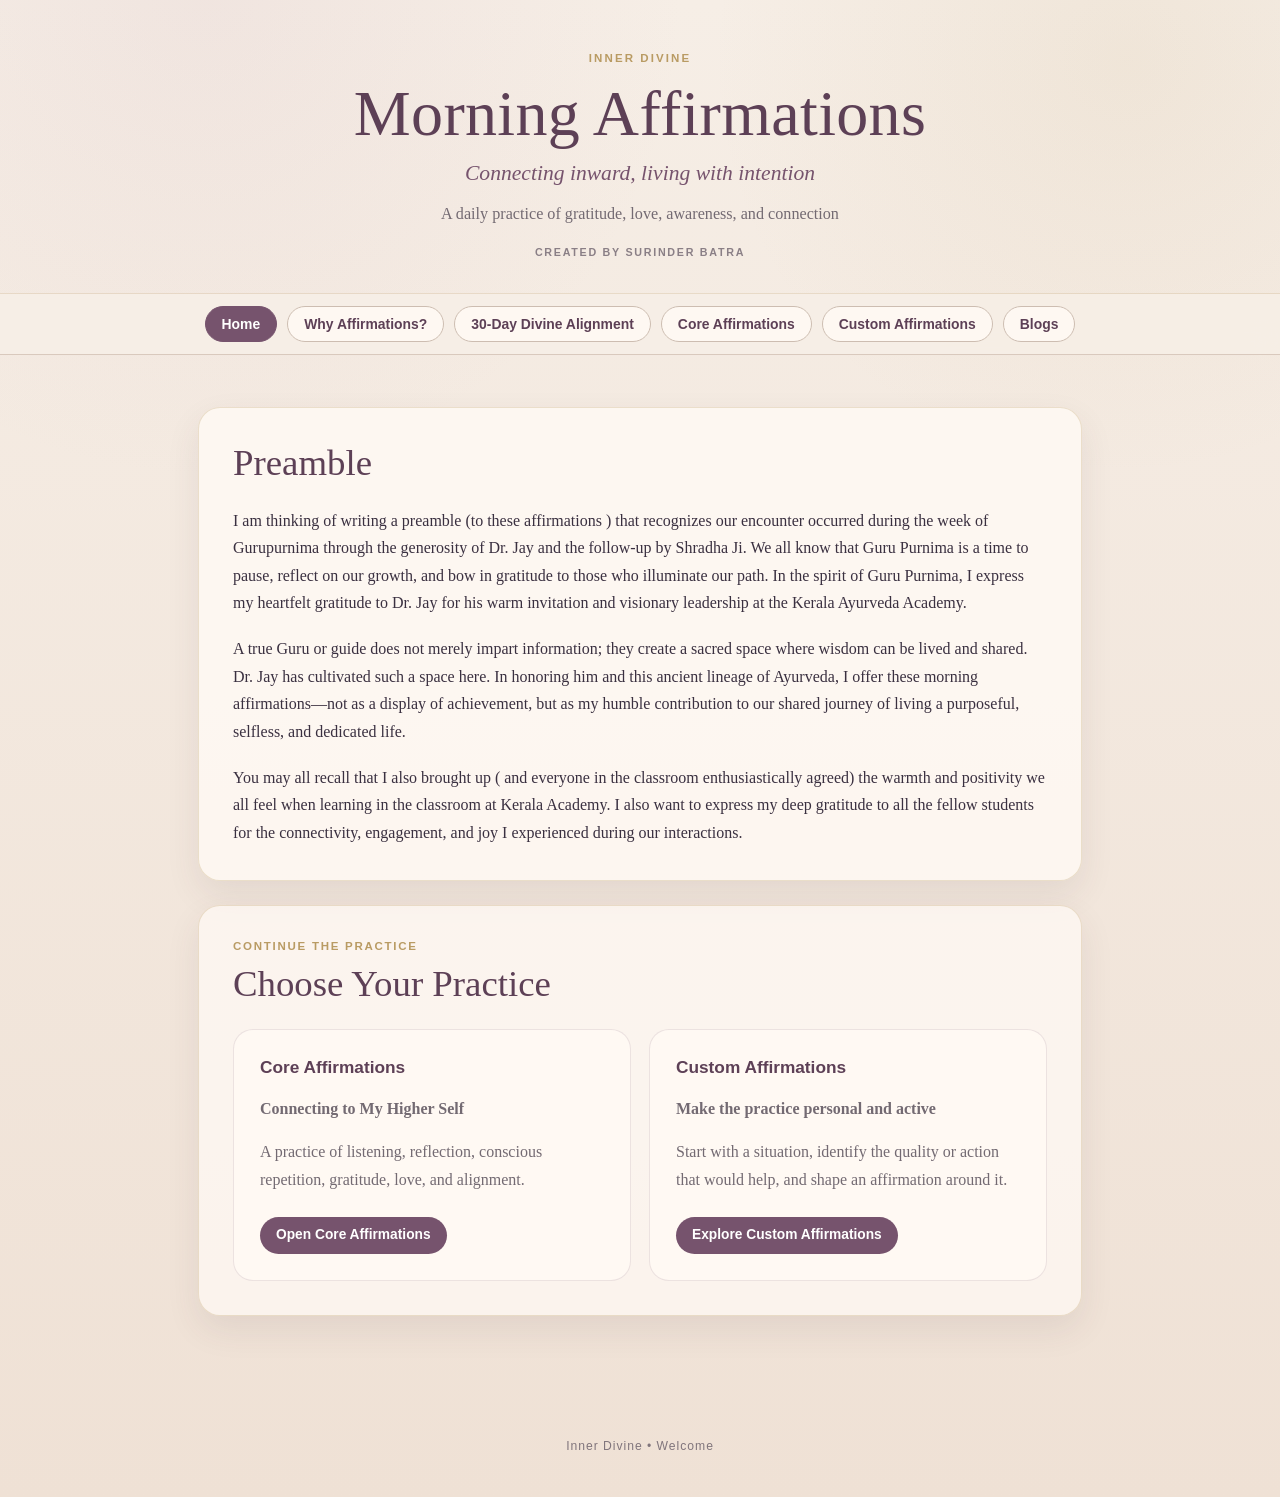
<file: index.html>
<!DOCTYPE html><html lang="en"><head><meta charset="utf-8"><meta name="viewport" content="width=device-width,initial-scale=1"><meta name="description" content="Inner Divine — a personal practice of affirmations, intention, meditation, and inner connection."><title>Morning Affirmations | Inner Divine</title><style>
:root {
  --paper: #fffdf8;
  --ink: #26302d;
  --muted: #6a746f;
  --sage: #6f8577;
  --sage-dark: #425b4d;
  --cream: #f5efe3;
  --gold: #b48a4a;
  --line: rgba(66,91,77,.18);
  --shadow: 0 20px 55px rgba(44,55,49,.11);
}
* { box-sizing: border-box; }
html { scroll-behavior: smooth; }
body {
  margin: 0;
  color: var(--ink);
  background:
    radial-gradient(circle at 10% 0%, rgba(180,138,74,.10), transparent 30rem),
    radial-gradient(circle at 90% 20%, rgba(111,133,119,.10), transparent 28rem),
    #f4f1ea;
  font-family: Georgia, 'Times New Roman', serif;
  line-height: 1.72;
}
.hero {
  padding: 72px 24px 54px;
  text-align: center;
  background: linear-gradient(180deg, rgba(255,253,248,.96), rgba(255,253,248,.78));
  border-bottom: 1px solid var(--line);
}
.eyebrow {
  margin: 0 0 12px;
  font-family: Arial, Helvetica, sans-serif;
  font-size: .78rem;
  letter-spacing: .16em;
  text-transform: uppercase;
  color: var(--sage-dark);
  font-weight: 700;
}
h1 {
  margin: 0;
  font-size: clamp(2.45rem, 7vw, 4.7rem);
  line-height: 1.04;
  font-weight: 500;
  letter-spacing: -.035em;
}
.subtitle {
  max-width: 760px;
  margin: 18px auto 0;
  color: var(--muted);
  font-size: clamp(1.05rem, 2.4vw, 1.35rem);
}
.creator {
  margin: 8px auto 0;
  color: var(--sage-dark);
  font-family: Arial, Helvetica, sans-serif;
  font-size: .95rem;
  font-weight: 600;
}
.nav {
  position: sticky;
  top: 0;
  z-index: 10;
  display: flex;
  gap: 10px;
  justify-content: center;
  flex-wrap: wrap;
  padding: 12px 16px;
  background: rgba(255,253,248,.92);
  backdrop-filter: blur(10px);
  border-bottom: 1px solid var(--line);
  font-family: Arial, Helvetica, sans-serif;
}
.nav a, .print-btn {
  appearance: none;
  border: 1px solid var(--line);
  border-radius: 999px;
  background: white;
  color: var(--sage-dark);
  padding: 8px 13px;
  font: inherit;
  font-size: .86rem;
  text-decoration: none;
  cursor: pointer;
}
.nav a:hover, .print-btn:hover { background: var(--cream); }
main {
  width: min(920px, calc(100% - 32px));
  margin: 38px auto 70px;
}
.section {
  background: var(--paper);
  border: 1px solid var(--line);
  border-radius: 24px;
  padding: clamp(24px, 5vw, 52px);
  margin-bottom: 26px;
  box-shadow: var(--shadow);
}
h2 {
  margin: 0 0 22px;
  font-size: clamp(1.8rem, 4vw, 2.5rem);
  line-height: 1.15;
  font-weight: 500;
  color: var(--sage-dark);
}
.preamble p { margin: 0 0 1.15em; }
.preamble p:last-child { margin-bottom: 0; }
.intro {
  margin: -7px 0 24px;
  color: var(--muted);
  font-style: italic;
}
.affirmations {
  display: grid;
  grid-template-columns: repeat(2, minmax(0,1fr));
  gap: 16px;
}
.card {
  position: relative;
  padding: 22px 22px 22px 24px;
  border: 1px solid var(--line);
  border-radius: 18px;
  background: linear-gradient(145deg, #ffffff, #fbf7ef);
}
.card::before {
  content: '';
  position: absolute;
  left: 0;
  top: 18px;
  bottom: 18px;
  width: 4px;
  border-radius: 4px;
  background: linear-gradient(var(--gold), var(--sage));
}
.num {
  font-family: Arial, Helvetica, sans-serif;
  color: var(--gold);
  font-weight: 700;
  font-size: .78rem;
  letter-spacing: .08em;
}
h3 {
  margin: 4px 0 9px;
  font-size: 1.08rem;
  line-height: 1.3;
  color: var(--ink);
  font-family: Arial, Helvetica, sans-serif;
}
.card p { margin: 0; }
.practice {
  display: grid;
  gap: 18px;
}
.practice-block {
  padding: 24px;
  border-radius: 18px;
  background: var(--cream);
  border: 1px solid var(--line);
}
.practice-block h3 { font-size: 1.2rem; margin-top: 0; }
.practice-block p { margin: .5em 0; }
.link-btn {
  display: inline-block;
  margin-top: 12px;
  padding: 10px 16px;
  border-radius: 999px;
  background: var(--sage-dark);
  color: #fff;
  text-decoration: none;
  font-family: Arial, Helvetica, sans-serif;
  font-size: .9rem;
  font-weight: 700;
}
.link-btn:hover { opacity: .9; }
.closing {
  text-align: center;
  padding: 14px 10px 0;
  color: var(--muted);
  font-style: italic;
}
.footer {
  text-align: center;
  color: var(--muted);
  font-family: Arial, Helvetica, sans-serif;
  font-size: .8rem;
  padding: 0 20px 40px;
}
@media (max-width: 720px) {
  .hero { padding-top: 52px; }
  .affirmations { grid-template-columns: 1fr; }
  .section { border-radius: 18px; }
  .creator {
  margin: 8px auto 0;
  color: var(--sage-dark);
  font-family: Arial, Helvetica, sans-serif;
  font-size: .95rem;
  font-weight: 600;
}
.nav { justify-content: flex-start; overflow-x: auto; flex-wrap: nowrap; }
  .nav a, .print-btn { white-space: nowrap; }
}
@media print {
  body { background: #fff; }
  .hero { padding: 28px 0; border: none; }
  .creator {
  margin: 8px auto 0;
  color: var(--sage-dark);
  font-family: Arial, Helvetica, sans-serif;
  font-size: .95rem;
  font-weight: 600;
}
.nav { display: none; }
  main { width: 100%; margin: 0; }
  .section { box-shadow: none; border: 0; padding: 22px 0; margin: 0; break-inside: auto; }
  .card, .practice-block { break-inside: avoid; }
  .link-btn { color: #000; background: none; border: 1px solid #999; }
}

.audio-card {
  margin-top: 24px;
  padding: 24px;
  background: linear-gradient(135deg, rgba(245,239,227,.9), rgba(255,253,248,.96));
  border: 1px solid var(--line);
  border-radius: 18px;
  box-shadow: 0 10px 30px rgba(44,55,49,.08);
}
.audio-card h3 { margin-top: 0; }
.audio-card audio { width: 100%; margin-top: 10px; }
.audio-note { color: var(--muted); font-size: .94rem; margin-bottom: 0; }

</style><style>
:root{--ink:#3a3040;--muted:#736a72;--plum:#76536d;--plum-deep:#5d4056;--rose:#caa7b4;--gold:#b99b63;--paper:#f6eee6;--paper-deep:#efe1d5;--cream:#fffaf5;--line:#d9c9bd;--shadow:rgba(80,58,72,.09)}
*{box-sizing:border-box} html{scroll-behavior:smooth}
body{margin:0;color:var(--ink);font-family:Georgia,"Times New Roman",serif;line-height:1.72;background:radial-gradient(circle at 16% 0%,rgba(202,167,180,.13),transparent 30rem),radial-gradient(circle at 88% 4%,rgba(185,155,99,.10),transparent 26rem),linear-gradient(180deg,var(--paper),var(--paper-deep));min-height:100vh}
.hero{padding:52px 20px 34px;text-align:center;color:var(--ink);background:transparent;border-bottom:1px solid rgba(185,155,99,.22)}
.hero .eyebrow{margin:0 0 13px;color:var(--gold);font:700 .72rem/1.2 Arial,Helvetica,sans-serif;letter-spacing:.18em;text-transform:uppercase}
.hero h1{margin:0 auto 10px;max-width:900px;color:var(--plum-deep);font-size:clamp(2.3rem,5vw,4rem);line-height:1.08;font-weight:500;letter-spacing:.005em}
.hero .theme-line{max-width:780px;margin:0 auto 12px;color:var(--plum);font-size:clamp(1rem,2.1vw,1.35rem);font-style:italic;line-height:1.4}
.hero .subtitle{max-width:760px;margin:0 auto;color:var(--muted);font-size:1.01rem}
.hero .creator{margin:18px 0 0;color:#8a7f86;font:700 .67rem/1.2 Arial,Helvetica,sans-serif;letter-spacing:.16em;text-transform:uppercase}
.site-nav{position:sticky;top:0;z-index:20;display:flex;gap:10px;justify-content:center;flex-wrap:wrap;padding:12px 16px;background:rgba(246,238,230,.94);backdrop-filter:blur(12px);border-bottom:1px solid var(--line)}
.site-nav a{padding:9px 16px;border:1px solid #cdbdb1;border-radius:999px;background:rgba(255,250,245,.82);color:var(--plum-deep);text-decoration:none;font:700 .87rem/1.2 Arial,Helvetica,sans-serif}
.site-nav a:hover,.site-nav a.active{background:var(--plum);border-color:var(--plum);color:#fff}
main{max-width:1000px;margin:0 auto;padding:28px 18px 70px}.section{margin:24px 0;padding:34px;border:1px solid rgba(185,155,99,.28);border-radius:22px;background:rgba(255,250,245,.72);box-shadow:0 14px 34px var(--shadow)}
.section h2{margin-top:0;color:var(--plum-deep);font-size:clamp(1.72rem,3vw,2.3rem);font-weight:500}.section h3{color:var(--plum);font-weight:600}.section p{max-width:820px}.preamble{background:rgba(255,250,245,.8)}
.page-kicker{margin:0 0 9px;color:var(--gold);font:700 .72rem/1.2 Arial,Helvetica,sans-serif;letter-spacing:.15em;text-transform:uppercase}.intro{color:var(--muted);font-size:1.04rem}
.welcome-grid,.info-grid{display:grid;grid-template-columns:repeat(2,minmax(0,1fr));gap:18px;margin-top:24px}.welcome-card,.info-card{padding:26px;border:1px solid rgba(118,83,109,.14);border-radius:20px;background:rgba(255,250,245,.83)}.welcome-card h3,.info-card h3{margin:0 0 10px;color:var(--plum-deep)}.welcome-card p{color:var(--muted)}
.link-btn{display:inline-block;margin-top:8px;padding:10px 16px;border-radius:999px;background:var(--plum);color:#fff!important;text-decoration:none;font:700 .86rem/1.2 Arial,Helvetica,sans-serif}
.practice-note{margin-top:24px;padding:20px 22px;border-left:3px solid var(--gold);background:rgba(185,155,99,.08);border-radius:0 14px 14px 0}.science-note{margin-top:18px;color:var(--muted)}
.video-card{margin-top:20px;padding:16px;border:1px solid rgba(118,83,109,.18);border-radius:18px;background:rgba(255,250,245,.74)}.video-card video{display:block;width:100%;border-radius:12px;background:#181217}audio{width:100%}
.footer{padding:28px 20px 42px;text-align:center;color:#80757c;font:400 .76rem/1.4 Arial,Helvetica,sans-serif;letter-spacing:.08em}
@media(max-width:720px){.hero{padding:42px 16px 28px}.hero h1{font-size:clamp(2.05rem,11vw,3rem)}main{padding:18px 12px 50px}.section{padding:24px}.welcome-grid,.info-grid{grid-template-columns:1fr}}
</style></head><body>
<header class="hero"><p class="eyebrow">Inner Divine</p><h1>Morning Affirmations</h1><p class="theme-line">Connecting inward, living with intention</p><p class="subtitle">A daily practice of gratitude, love, awareness, and connection</p><p class="creator">Created by Surinder Batra</p></header>
<nav class="site-nav" aria-label="Main navigation">
<a href="index.html" class="active">Home</a>
<a href="why-affirmations.html">Why Affirmations?</a>
<a href="journey.html">30-Day Divine Alignment</a>
<a href="affirmations.html">Core Affirmations</a>
<a href="custom-affirmations.html">Custom Affirmations</a>
<a href="blogs.html">Blogs</a>
</nav><main><section class="section preamble" id="preamble">
    <h2>Preamble</h2>
    <p>I am thinking of writing a preamble (to these affirmations ) that recognizes our encounter occurred during the week of Gurupurnima through the generosity of Dr. Jay and the follow-up by Shradha Ji. We all know that Guru Purnima is a time to pause, reflect on our growth, and bow in gratitude to those who illuminate our path. In the spirit of Guru Purnima, I express my heartfelt gratitude to Dr. Jay for his warm invitation and visionary leadership at the Kerala Ayurveda Academy.</p>
    <p>A true Guru or guide does not merely impart information; they create a sacred space where wisdom can be lived and shared. Dr. Jay has cultivated such a space here. In honoring him and this ancient lineage of Ayurveda, I offer these morning affirmations—not as a display of achievement, but as my humble contribution to our shared journey of living a purposeful, selfless, and dedicated life.</p>
    <p>You may all recall that I also brought up ( and everyone in the classroom enthusiastically agreed) the warmth and positivity we all feel when learning in the classroom at Kerala Academy. I also want to express my deep gratitude to all the fellow students for the connectivity, engagement, and joy I experienced during our interactions.</p>
  </section>
<section class="section"><p class="page-kicker">Continue the practice</p><h2>Choose Your Practice</h2><div class="welcome-grid">
<article class="welcome-card"><h3>Core Affirmations</h3><p><strong>Connecting to My Higher Self</strong></p><p>A practice of listening, reflection, conscious repetition, gratitude, love, and alignment.</p><a class="link-btn" href="affirmations.html">Open Core Affirmations</a></article>
<article class="welcome-card"><h3>Custom Affirmations</h3><p><strong>Make the practice personal and active</strong></p><p>Start with a situation, identify the quality or action that would help, and shape an affirmation around it.</p><a class="link-btn" href="custom-affirmations.html">Explore Custom Affirmations</a></article>
</div></section></main><footer class="footer">Inner Divine • Welcome</footer></body></html>
</file>
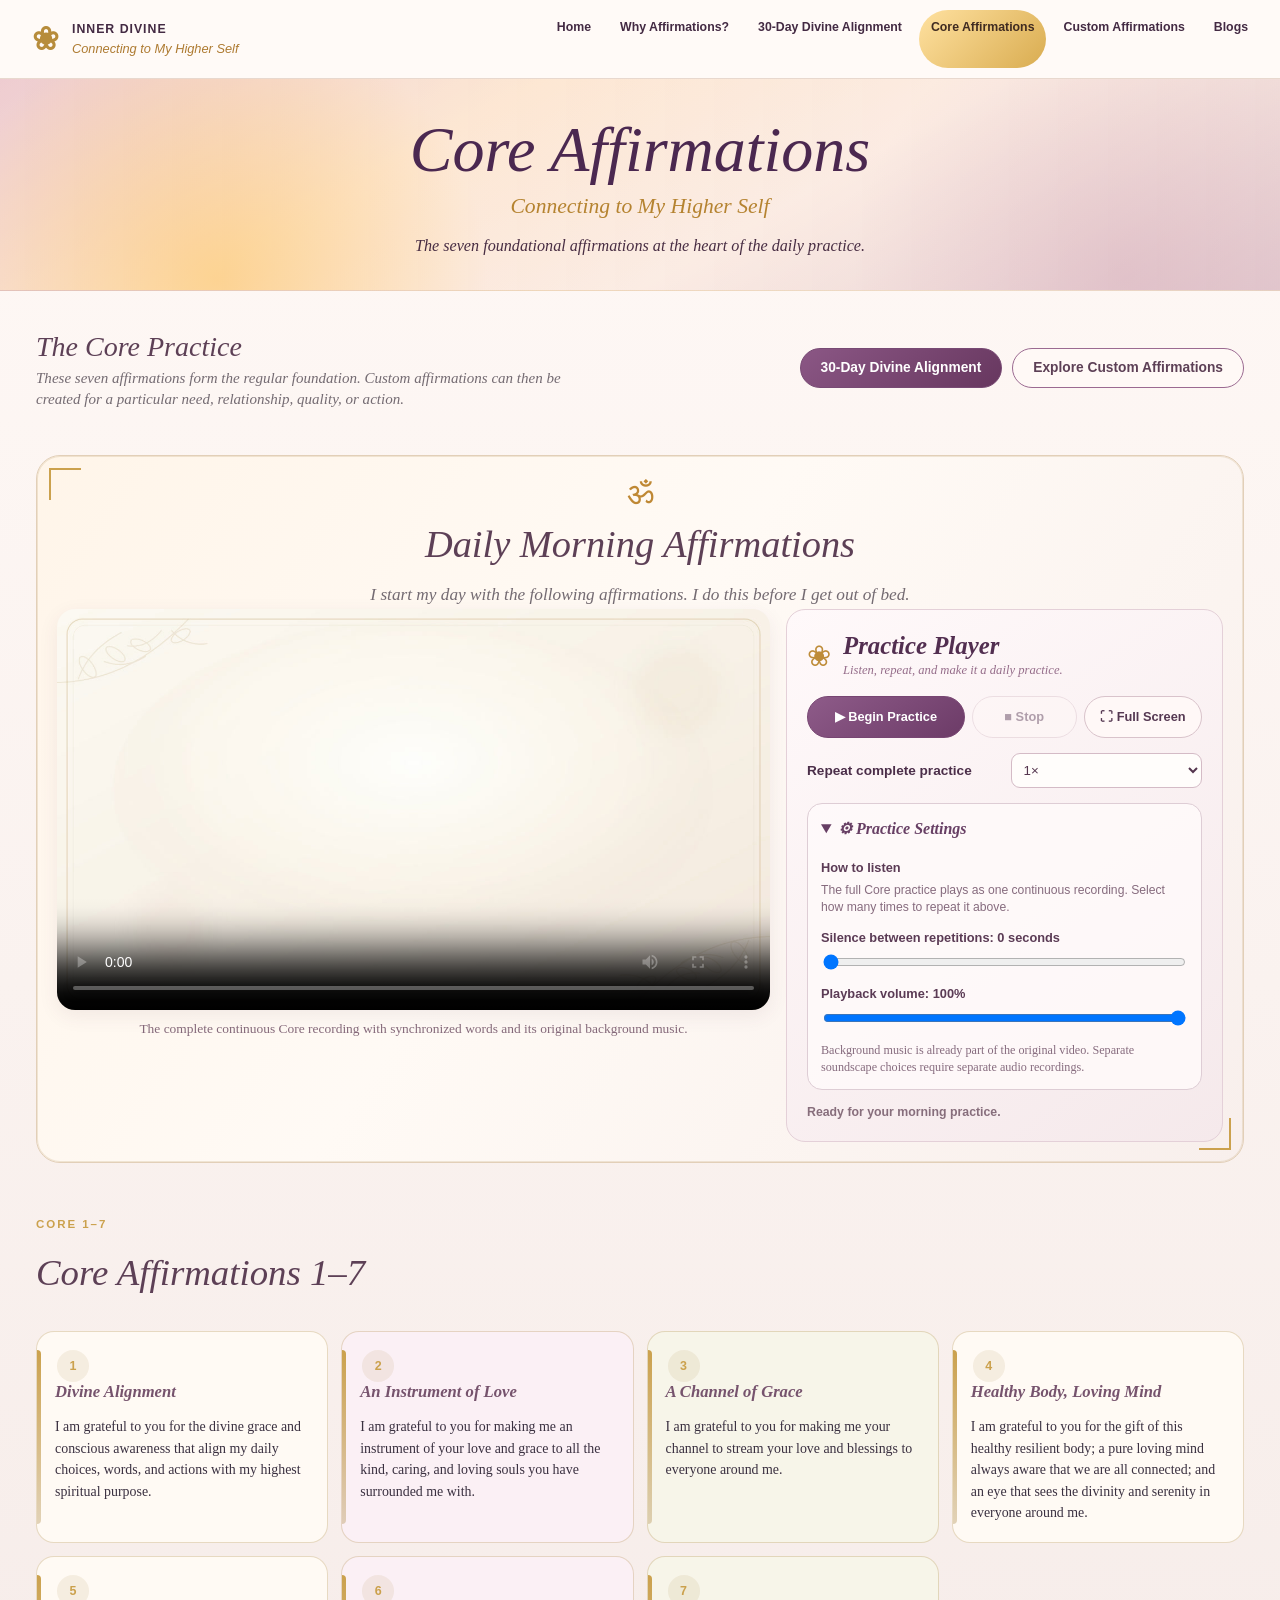
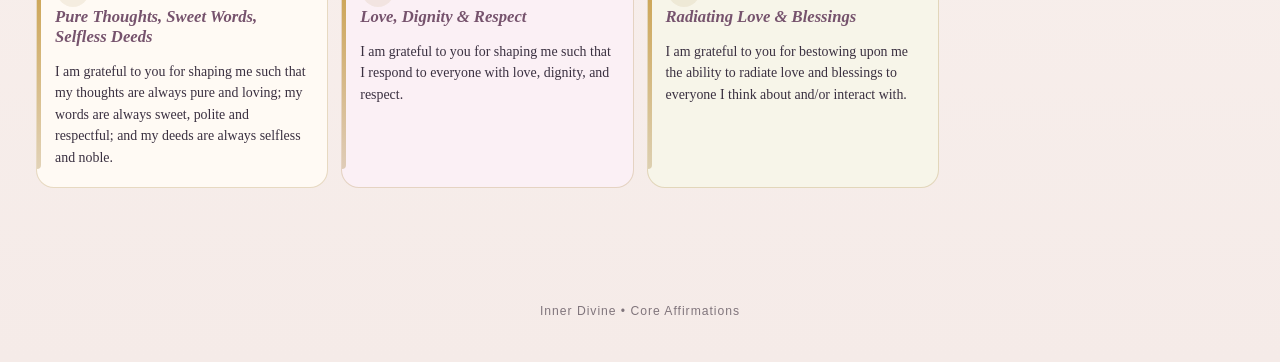
<file: affirmations.html>
<!DOCTYPE html>
<html lang="en"><head>
<meta charset="utf-8"><meta name="viewport" content="width=device-width,initial-scale=1">
<meta name="description" content="Inner Divine Core Affirmations daily morning practice.">
<title>Core Affirmations | Inner Divine</title>
<link rel="stylesheet" href="styles.css?v=20261123">
<style>
:root{--purple:#663f63;--purple-dark:#4a294b;--gold:#cba14d;--cream:#fffaf5}
body{background:linear-gradient(180deg,#fff9f6,#f5ebe8);line-height:1.55}
.site-nav{position:sticky;top:0;z-index:40;background:rgba(255,250,247,.97);border-bottom:1px solid #e8d8ce;gap:5px;justify-content:flex-end;padding:10px max(20px,calc((100vw - 1390px)/2))}
.site-nav a{background:transparent;border:0;color:#432a43;padding:10px 12px;font-size:.77rem}
.site-nav a.active{background:linear-gradient(135deg,#ffe1a0,#d9ac50);color:#402b21;border-color:transparent}
.brand{margin-right:auto;text-align:left;display:flex;align-items:center;gap:12px;font-size:1rem;color:var(--purple-dark);text-decoration:none;line-height:1.1;letter-spacing:.08em}
.brand-mark{font-size:2rem;color:#b78c3b}
.brand small{display:block;font-style:italic;font-weight:400;font-size:.8rem;letter-spacing:0;color:#ae7b32;margin-top:4px}
.hero{background:linear-gradient(90deg,rgba(255,246,245,.35),rgba(255,240,229,.45)),linear-gradient(150deg,#e5b6bd 0%,#fbdfc2 33%,#f9e7de 61%,#cfb0c1 100%);padding:36px 20px 32px;position:relative}
.hero:after{content:"";position:absolute;inset:0;background:radial-gradient(circle at 17% 95%,rgba(253,195,95,.56),transparent 25%),radial-gradient(circle at 88% 93%,rgba(187,119,151,.2),transparent 24%);pointer-events:none}
.hero>*{position:relative;z-index:1}
.hero h1{margin:0 auto 5px;font-style:italic;color:#4b2850;font-size:clamp(2.5rem,5vw,4.2rem)}
.hero .subtitle{color:#482d43;font-style:italic}
.hero .theme-line{color:#b58330}
main{max-width:1450px;padding:22px 24px 55px}
.section{box-shadow:none;background:transparent;border:0;margin:0 0 20px;padding:12px}
.foundation{display:flex;gap:26px;align-items:center;justify-content:space-between;flex-wrap:wrap}
.foundation h2{font-style:italic;font-size:1.75rem;margin:0}
.foundation .intro{margin:0;max-width:540px;font-style:italic;font-size:.94rem;line-height:1.4}
.foundation .journey-actions{margin:0}
.foundation .journey-actions a{padding:11px 20px}
.primary-btn{background:linear-gradient(140deg,#8b5785,#67375f);border:1px solid #784a74}
.secondary-btn{border:1px solid #9b6a91;background:#fff9f6}
.document-boundary{border:1px solid #e2cfb8;border-radius:24px;padding:20px;background:linear-gradient(125deg,#fff5e9,#fffaf5 45%,#f8efec)}
.document-om{text-align:center;color:#bf8834;font-size:2rem;line-height:1.1}
.document-boundary>h2{text-align:center;font-style:italic;margin:0;font-size:clamp(1.8rem,3vw,2.5rem)}
.document-invitation{text-align:center;margin:0 0 18px;font-style:italic}
.practice-layout{display:grid;grid-template-columns:minmax(0,1.55fr) minmax(330px,.95fr);gap:16px;align-items:stretch}
.video-wrap{min-width:0;display:flex;flex-direction:column}
.video-wrap video{display:block;width:100%;aspect-ratio:16/9;object-fit:cover;background:#17141a;border-radius:18px;box-shadow:0 6px 20px #55334a14}
.video-note{margin:9px 5px;color:#846879;text-align:center;font-size:.84rem}
.practice-panel{min-width:0;padding:22px 20px;background:linear-gradient(145deg,#fff9fa,#f5e9eb);border:1px solid #e4d0d8;border-radius:19px;color:#4b2e49;display:flex;flex-direction:column;gap:15px}
.panel-head{display:flex;gap:12px;align-items:center}
.panel-lotus{font-size:1.8rem;color:#be8c39}
.panel-head h3{margin:0;color:#522e50;font-style:italic;font-size:1.55rem;line-height:1.1}
.panel-head p{margin:2px 0 0;font-size:.79rem;font-style:italic;color:#956d8a}
.action-row{display:grid;grid-template-columns:1.2fr .8fr .9fr;gap:7px}
.action-row button,.player-choice,.player-mini{font:700 .8rem Arial,sans-serif;min-height:42px;border-radius:50px;border:1px solid #d9c3cb;cursor:pointer;color:#553852;background:#fff8f7}
.action-row button:first-child{background:linear-gradient(145deg,#8e5b89,#6c3b67);color:white;border-color:#774572}
.action-row button:disabled{opacity:.45;cursor:default}
.player-controls{display:grid;grid-template-columns:1fr 1fr;align-items:center;gap:12px;font:600 .85rem Arial,sans-serif}
.player-controls select,.player-controls input{width:100%;accent-color:#7e4a78}
.player-controls select{background:#fffdfb;border:1px solid #d4bbc6;border-radius:9px;padding:8px;color:#54354e}
.player-settings{border:1px solid #decdd5;border-radius:15px;padding:13px;background:#fffbfbd9;margin-top:0}
.player-settings summary{cursor:pointer;font-size:1rem;font-weight:bold;font-style:italic;color:#673f64}
.player-settings .settings-body{display:grid;gap:14px;margin-top:18px}
.setting-label{font:.8rem Arial,sans-serif;color:#5b3b55}
.setting-label span{display:block;margin-bottom:7px;font-weight:bold}
.inline-options{display:flex;gap:8px;flex-wrap:wrap}
.player-choice{min-height:34px;padding:5px 14px;font-size:.74rem}
.player-choice[aria-pressed=true]{background:#f8dda7;color:#4e342f;border-color:#efcd83}
.slider-line{display:flex;align-items:center;gap:8px}
.slider-line input{flex:1}
.player-note{font-size:.76rem;line-height:1.4;color:#866b7e;margin:0}
.play-status{font:600 .77rem Arial,sans-serif;color:#876e7c;margin:0}
.core-cards-section h2{font-style:italic}
.core-cards-section .grid-2{grid-template-columns:repeat(4,minmax(0,1fr));gap:13px}
.core-cards-section .card{background:#fffaf4;border:1px solid #ecdacf;padding:18px;min-height:100%}
.core-cards-section .card:nth-child(4n + 2){background:#fbf0f5}
.core-cards-section .card:nth-child(4n + 3){background:#f7f5e9}
.core-cards-section .card h3{font-size:1.04rem;font-style:italic;line-height:1.2}
.core-cards-section .card p{font-size:.87rem;line-height:1.55}
@media(max-width:1050px){.practice-layout{grid-template-columns:1fr}.practice-panel{max-width:none}.core-cards-section .grid-2{grid-template-columns:repeat(2,minmax(0,1fr))}}
@media(max-width:700px){.site-nav{justify-content:flex-start;overflow-x:auto;flex-wrap:nowrap}.brand{flex-shrink:0}.site-nav a{white-space:nowrap}.foundation{display:block}.foundation .journey-actions{margin-top:13px}.document-boundary{padding:13px}.practice-panel{padding:17px 12px}.action-row{grid-template-columns:1fr 1fr}.action-row button:first-child{grid-column:1/-1}.core-cards-section .grid-2{grid-template-columns:1fr}.hero{padding:29px 10px}.section{padding:7px}}
</style></head><body>
<nav class="site-nav" aria-label="Main navigation">
<a class="brand" href="index.html"><span class="brand-mark" aria-hidden="true">❀</span><span><strong>INNER DIVINE</strong><small>Connecting to My Higher Self</small></span></a>
<a href="index.html">Home</a><a href="why-affirmations.html">Why Affirmations?</a>
<a href="journey.html">30-Day Divine Alignment</a><a href="affirmations.html" class="active" aria-current="page">Core Affirmations</a>
<a href="custom-affirmations.html">Custom Affirmations</a><a href="blogs.html">Blogs</a>
</nav>
<header class="hero"><h1>Core Affirmations</h1><p class="theme-line">Connecting to My Higher Self</p><p class="subtitle">The seven foundational affirmations at the heart of the daily practice.</p></header>
<main>
<section class="section foundation"><div><h2>The Core Practice</h2><p class="intro">These seven affirmations form the regular foundation. Custom affirmations can then be created for a particular need, relationship, quality, or action.</p></div>
<div class="journey-actions"><a class="primary-btn" href="journey.html">30-Day Divine Alignment</a><a class="secondary-btn" href="custom-affirmations.html">Explore Custom Affirmations</a></div></section>
<section class="section core-overall-section"><div class="document-boundary"><div class="document-om">ॐ</div><h2>Daily Morning Affirmations</h2>
<p class="document-invitation">I start my day with the following affirmations. I do this before I get out of bed.</p>
<div class="practice-layout"><div class="video-wrap"><video id="coreAllVideo" playsinline preload="metadata" controls poster="videos/posters/core_continuous_clean_v2.jpg?v=df270a9" src="videos/core_continuous_clean_v2.mp4?v=df270a9" aria-label="Continuous Core Affirmations with synchronized spoken words"></video><p class="video-note">The complete continuous Core recording with synchronized words and its original background music.</p></div>
<aside class="practice-panel" aria-label="Daily practice player"><div class="panel-head"><span class="panel-lotus" aria-hidden="true">❀</span><div><h3>Practice Player</h3><p>Listen, repeat, and make it a daily practice.</p></div></div>
<div class="action-row"><button id="coreAllPlay" type="button">▶ Begin Practice</button><button id="coreAllStop" type="button" disabled>■ Stop</button><button id="coreFullScreen" type="button">⛶ Full Screen</button></div>
<div class="player-controls"><label for="coreAllRepeat">Repeat complete practice</label><select id="coreAllRepeat" aria-label="Repeat complete Core practice"><option value="1">1×</option><option value="2">2×</option><option value="3">3×</option><option value="5">5×</option><option value="loop">Loop continuously</option></select></div>
<details class="player-settings" open><summary>⚙ Practice Settings</summary><div class="settings-body">
<div class="setting-label"><span>How to listen</span><p class="player-note">The full Core practice plays as one continuous recording. Select how many times to repeat it above.</p></div>
<div class="setting-label"><label for="coreSilence"><span>Silence between repetitions: <output id="coreSilenceValue">0 seconds</output></span></label><div class="slider-line"><input id="coreSilence" type="range" min="0" max="20" step="1" value="0"></div></div>
<div class="setting-label"><label for="coreVolume"><span>Playback volume: <output id="coreVolumeValue">100%</output></span></label><div class="slider-line"><input id="coreVolume" type="range" min="0" max="100" value="100"></div></div>
<p class="player-note">Background music is already part of the original video. Separate soundscape choices require separate audio recordings.</p>
</div></details><p class="play-status" id="coreStatus" role="status" aria-live="polite">Ready for your morning practice.</p>
</aside></div></div></section>
<section class="section core-cards-section"><p class="page-kicker">Core 1–7</p><h2>Core Affirmations 1–7</h2><div class="grid-2"><article class="card"><span class="core-number">1</span><h3>Divine Alignment</h3><p>I am grateful to you for the divine grace and conscious awareness that align my daily choices, words, and actions with my highest spiritual purpose.</p></article><article class="card"><span class="core-number">2</span><h3>An Instrument of Love</h3><p>I am grateful to you for making me an instrument of your love and grace to all the kind, caring, and loving souls you have surrounded me with.</p></article><article class="card"><span class="core-number">3</span><h3>A Channel of Grace</h3><p>I am grateful to you for making me your channel to stream your love and blessings to everyone around me.</p></article><article class="card"><span class="core-number">4</span><h3>Healthy Body, Loving Mind</h3><p>I am grateful to you for the gift of this healthy resilient body; a pure loving mind always aware that we are all connected; and an eye that sees the divinity and serenity in everyone around me.</p></article><article class="card"><span class="core-number">5</span><h3>Pure Thoughts, Sweet Words, Selfless Deeds</h3><p>I am grateful to you for shaping me such that my thoughts are always pure and loving; my words are always sweet, polite and respectful; and my deeds are always selfless and noble.</p></article><article class="card"><span class="core-number">6</span><h3>Love, Dignity &amp; Respect</h3><p>I am grateful to you for shaping me such that I respond to everyone with love, dignity, and respect.</p></article><article class="card"><span class="core-number">7</span><h3>Radiating Love &amp; Blessings</h3><p>I am grateful to you for bestowing upon me the ability to radiate love and blessings to everyone I think about and/or interact with.</p></article></div>
</section>
</main><footer class="footer">Inner Divine • Core Affirmations</footer>
<script>
(()=>{
const video=document.getElementById('coreAllVideo'),play=document.getElementById('coreAllPlay'),stop=document.getElementById('coreAllStop'),repeat=document.getElementById('coreAllRepeat'),full=document.getElementById('coreFullScreen'),silence=document.getElementById('coreSilence'),volume=document.getElementById('coreVolume'),status=document.getElementById('coreStatus');
let remaining=1,active=false,waiting=null;
const setStatus=s=>{status.textContent=s};
const cancelWait=()=>{if(waiting!==null){clearTimeout(waiting);waiting=null}};
const reset=()=>{cancelWait();active=false;remaining=1;video.pause();video.currentTime=0;stop.disabled=true;play.textContent='▶ Begin Practice';setStatus('Ready for your morning practice.')};
const start=()=>{cancelWait();active=true;remaining=repeat.value==='loop'?Infinity:Math.max(1,Number(repeat.value)||1);video.currentTime=0;video.play().catch(()=>{active=false;setStatus('Playback was blocked. Try the video play button.');});};
play.addEventListener('click',()=>{if(active&&!video.paused){video.pause();play.textContent='▶ Resume';setStatus('Paused.');}else if(active&&video.paused){video.play().catch(()=>setStatus('Please press play on the video.'));}else start();});
stop.addEventListener('click',reset);
video.addEventListener('play',()=>{active=true;stop.disabled=false;play.textContent='Ⅱ Pause';setStatus('Playing your Core Affirmations.');});
video.addEventListener('pause',()=>{if(active&&waiting===null){play.textContent='▶ Resume';setStatus('Paused.');}});
video.addEventListener('ended',()=>{if(!active)return;if(remaining!==Infinity)remaining--;if(remaining===0){active=false;stop.disabled=true;play.textContent='▶ Play Again';setStatus('Practice complete.');return}play.textContent='▶ Begin Practice';const gap=Number(silence.value)*1000;setStatus('Next repetition'+(gap?' after '+silence.value+' seconds of silence.':'.'));waiting=setTimeout(()=>{waiting=null;if(!active)return;video.currentTime=0;video.play().catch(()=>setStatus('Please press play to continue.'))},gap)});
repeat.addEventListener('change',()=>{if(!active)remaining=repeat.value==='loop'?Infinity:Number(repeat.value);});
silence.addEventListener('input',()=>document.getElementById('coreSilenceValue').textContent=silence.value+' seconds');
volume.addEventListener('input',()=>{video.volume=Number(volume.value)/100;document.getElementById('coreVolumeValue').textContent=volume.value+'%'});
full.addEventListener('click',()=>{if(document.fullscreenElement){document.exitFullscreen().catch(()=>{});}else if(video.requestFullscreen){video.requestFullscreen().catch(()=>setStatus('Full Screen is unavailable on this device.'))}else if(video.webkitEnterFullscreen){video.webkitEnterFullscreen()}});
})();
</script></body></html>
</file>
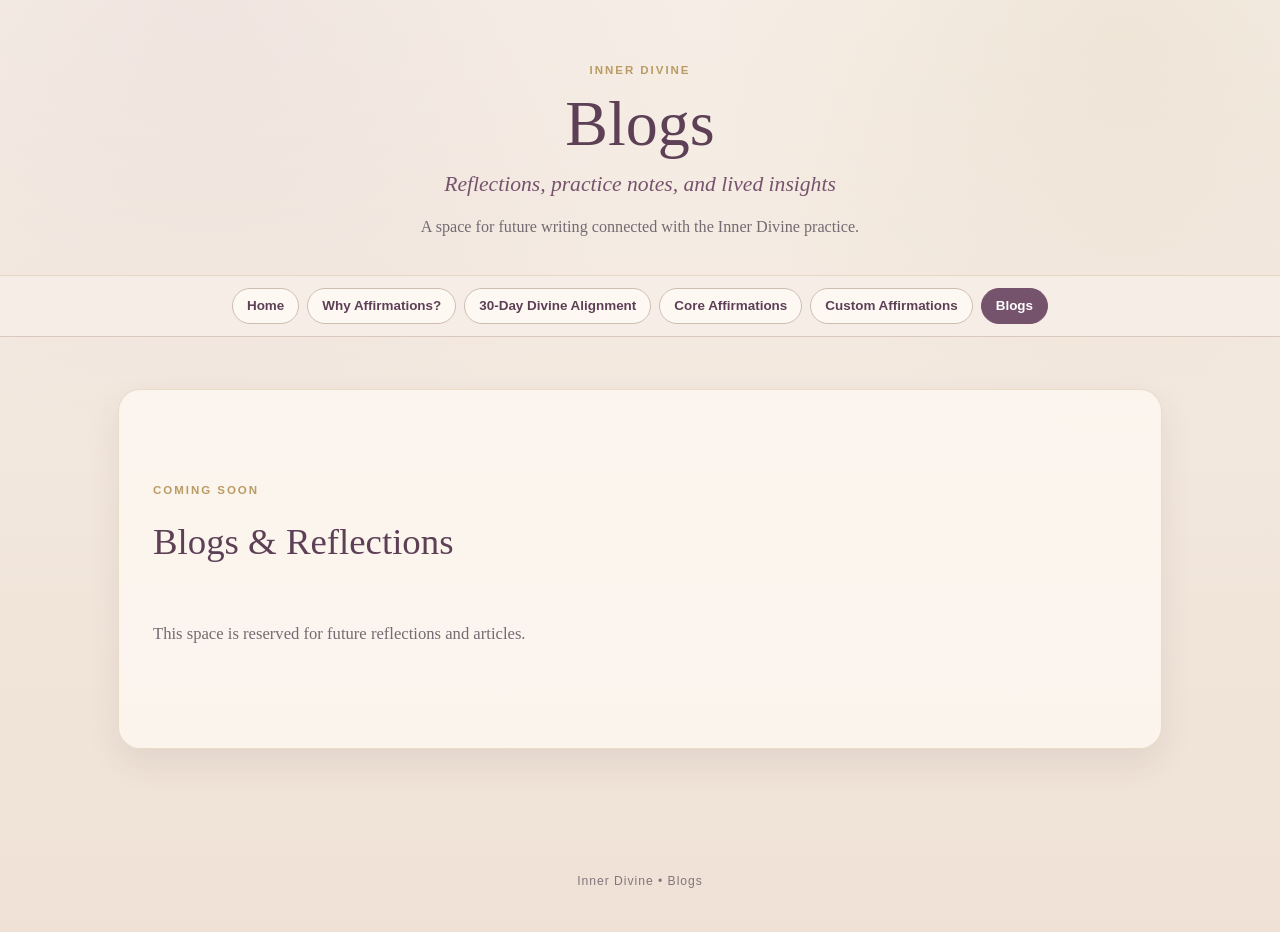
<file: blogs.html>
<!DOCTYPE html>
<html lang="en"><head>
<meta charset="utf-8"><meta name="viewport" content="width=device-width,initial-scale=1">
<meta name="description" content="Inner Divine blogs and reflections.">
<title>Blogs | Inner Divine</title>
<link rel="stylesheet" href="styles.css?v=20261120-1200">
</head><body>
<header class="hero"><p class="eyebrow">Inner Divine</p><h1>Blogs</h1><p class="theme-line">Reflections, practice notes, and lived insights</p><p class="subtitle">A space for future writing connected with the Inner Divine practice.</p></header>
<nav class="site-nav" aria-label="Main navigation">
<a href="index.html">Home</a>
<a href="why-affirmations.html">Why Affirmations?</a>
<a href="journey.html">30-Day Divine Alignment</a>
<a href="affirmations.html">Core Affirmations</a>
<a href="custom-affirmations.html">Custom Affirmations</a>
<a href="blogs.html" class="active">Blogs</a>
</nav>
<main>
<section class="section placeholder-section">
<p class="page-kicker">Coming soon</p>
<h2>Blogs & Reflections</h2>
<p class="intro">This space is reserved for future reflections and articles.</p>
</section>
</main>
<footer class="footer">Inner Divine • Blogs</footer>
</body></html>
</file>
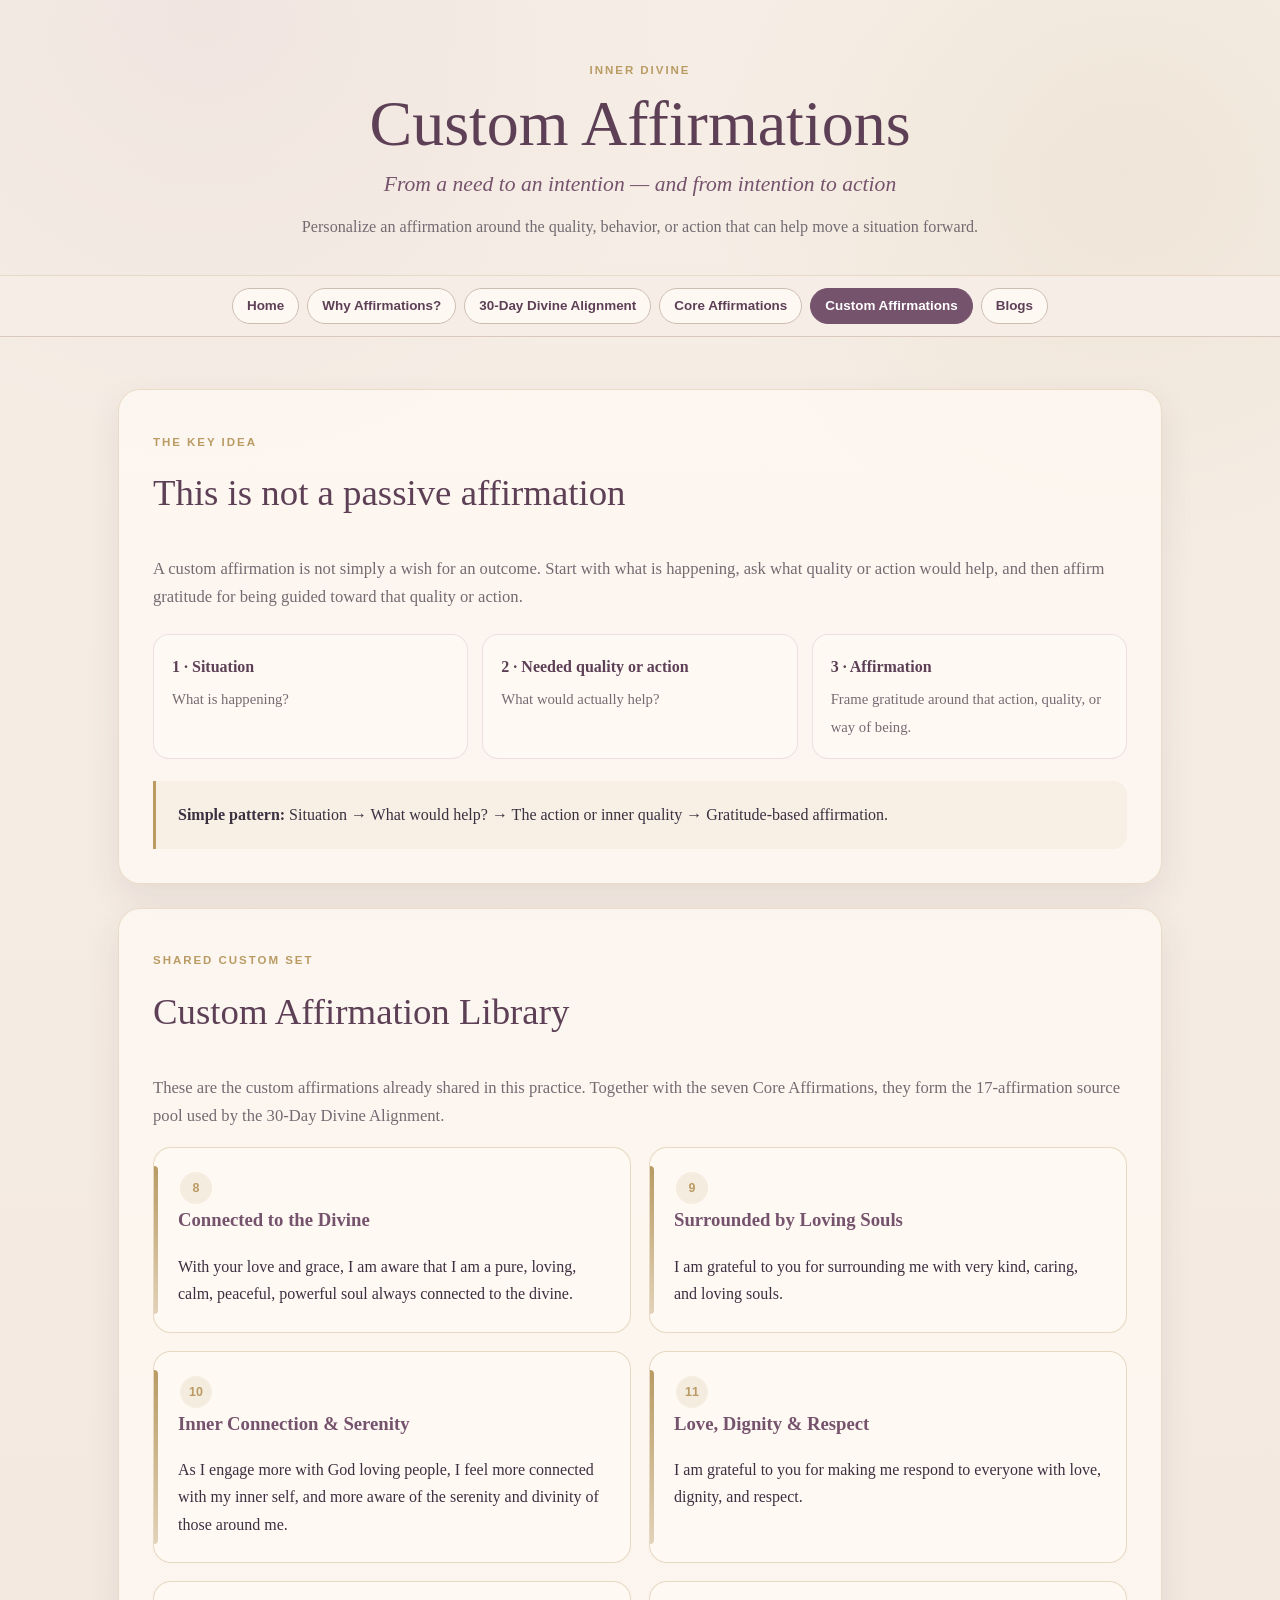
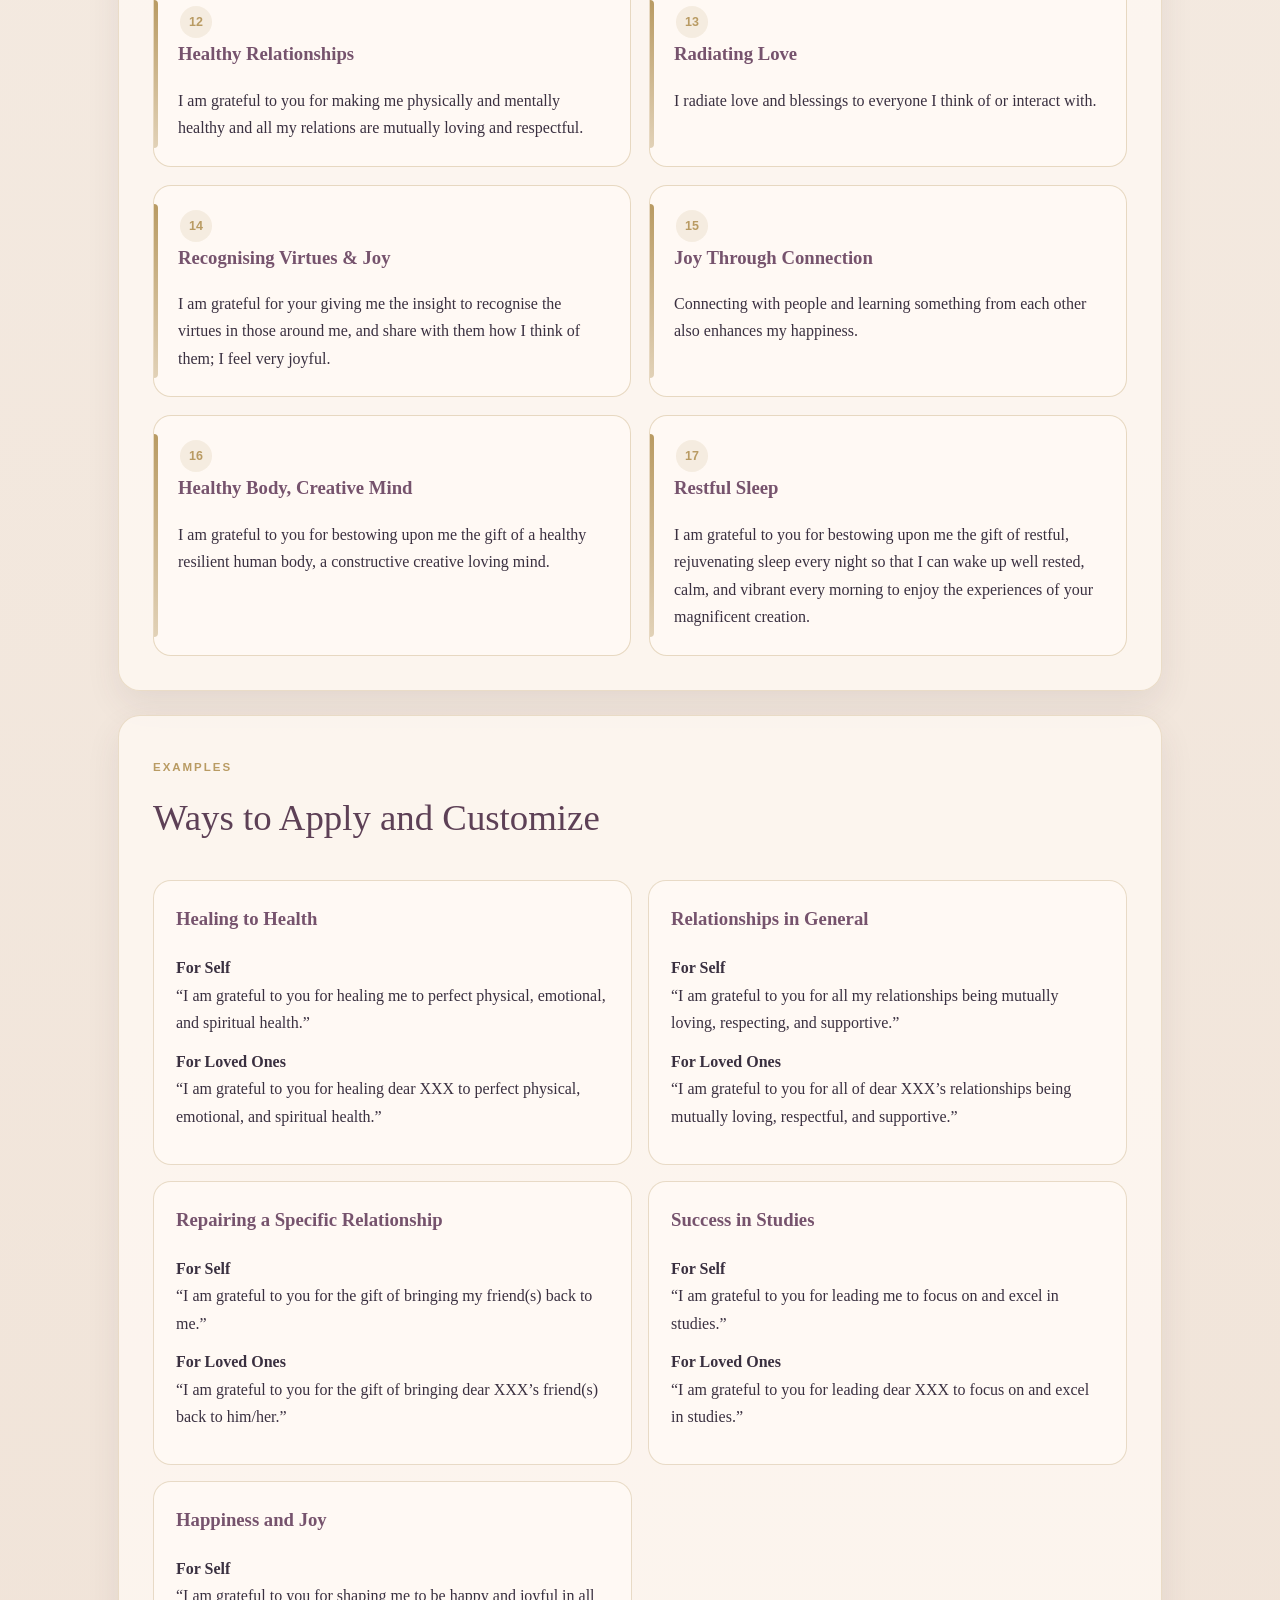
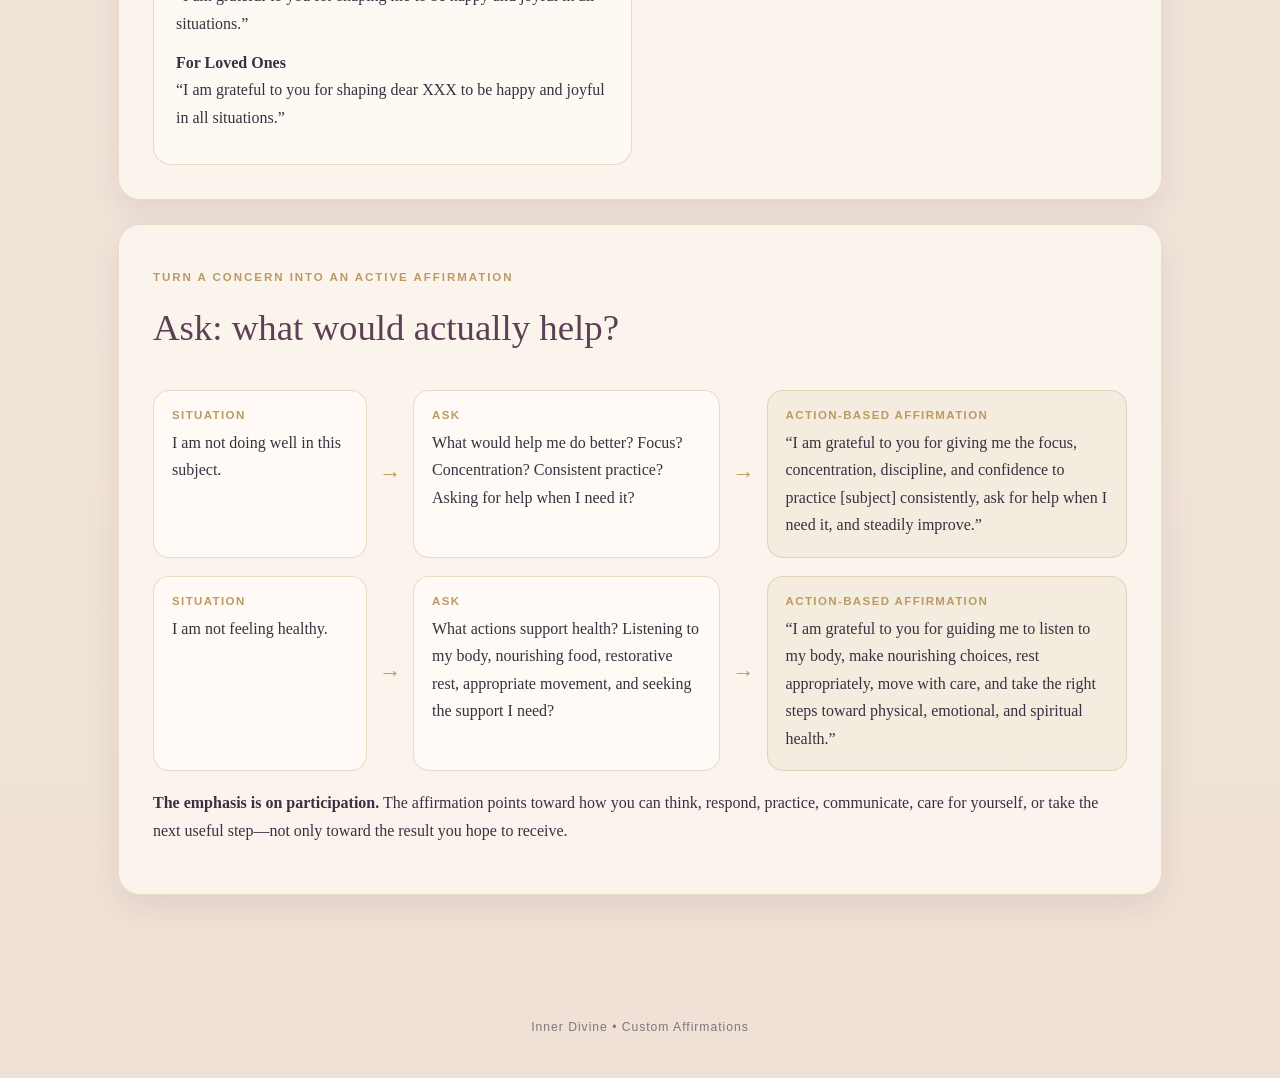
<file: custom-affirmations.html>
<!DOCTYPE html>
<html lang="en"><head>
<meta charset="utf-8"><meta name="viewport" content="width=device-width,initial-scale=1">
<meta name="description" content="Inner Divine custom affirmations and a practical action-based method for creating them.">
<title>Custom Affirmations | Inner Divine</title>
<link rel="stylesheet" href="styles.css?v=20261120-1345">
</head><body>
<header class="hero">
<p class="eyebrow">Inner Divine</p>
<h1>Custom Affirmations</h1>
<p class="theme-line">From a need to an intention — and from intention to action</p>
<p class="subtitle">Personalize an affirmation around the quality, behavior, or action that can help move a situation forward.</p>
</header>
<nav class="site-nav" aria-label="Main navigation">
<a href="index.html">Home</a>
<a href="why-affirmations.html">Why Affirmations?</a>
<a href="journey.html">30-Day Divine Alignment</a>
<a href="affirmations.html">Core Affirmations</a>
<a href="custom-affirmations.html" class="active">Custom Affirmations</a>
<a href="blogs.html">Blogs</a>
</nav>
<main>
<section class="section action-principle">
<p class="page-kicker">The key idea</p>
<h2>This is not a passive affirmation</h2>
<p class="intro">A custom affirmation is not simply a wish for an outcome. Start with what is happening, ask what quality or action would help, and then affirm gratitude for being guided toward that quality or action.</p>
<div class="action-flow">
<div><strong>1 · Situation</strong><span>What is happening?</span></div>
<div><strong>2 · Needed quality or action</strong><span>What would actually help?</span></div>
<div><strong>3 · Affirmation</strong><span>Frame gratitude around that action, quality, or way of being.</span></div>
</div>
<div class="callout"><strong>Simple pattern:</strong> Situation → What would help? → The action or inner quality → Gratitude-based affirmation.</div>
</section>

<section class="section">
<p class="page-kicker">Shared custom set</p>
<h2>Custom Affirmation Library</h2>
<p class="intro">These are the custom affirmations already shared in this practice. Together with the seven Core Affirmations, they form the 17-affirmation source pool used by the 30-Day Divine Alignment.</p>
<div class="grid-2"><article class="card"><span class="core-number">8</span><h3>Connected to the Divine</h3><p>With your love and grace, I am aware that I am a pure, loving, calm, peaceful, powerful soul always connected to the divine.</p></article><article class="card"><span class="core-number">9</span><h3>Surrounded by Loving Souls</h3><p>I am grateful to you for surrounding me with very kind, caring, and loving souls.</p></article><article class="card"><span class="core-number">10</span><h3>Inner Connection &amp; Serenity</h3><p>As I engage more with God loving people, I feel more connected with my inner self, and more aware of the serenity and divinity of those around me.</p></article><article class="card"><span class="core-number">11</span><h3>Love, Dignity &amp; Respect</h3><p>I am grateful to you for making me respond to everyone with love, dignity, and respect.</p></article><article class="card"><span class="core-number">12</span><h3>Healthy Relationships</h3><p>I am grateful to you for making me physically and mentally healthy and all my relations are mutually loving and respectful.</p></article><article class="card"><span class="core-number">13</span><h3>Radiating Love</h3><p>I radiate love and blessings to everyone I think of or interact with.</p></article><article class="card"><span class="core-number">14</span><h3>Recognising Virtues &amp; Joy</h3><p>I am grateful for your giving me the insight to recognise the virtues in those around me, and share with them how I think of them; I feel very joyful.</p></article><article class="card"><span class="core-number">15</span><h3>Joy Through Connection</h3><p>Connecting with people and learning something from each other also enhances my happiness.</p></article><article class="card"><span class="core-number">16</span><h3>Healthy Body, Creative Mind</h3><p>I am grateful to you for bestowing upon me the gift of a healthy resilient human body, a constructive creative loving mind.</p></article><article class="card"><span class="core-number">17</span><h3>Restful Sleep</h3><p>I am grateful to you for bestowing upon me the gift of restful, rejuvenating sleep every night so that I can wake up well rested, calm, and vibrant every morning to enjoy the experiences of your magnificent creation.</p></article></div>
</section>

<section class="section">
<p class="page-kicker">Examples</p>
<h2>Ways to Apply and Customize</h2>
<div class="template-grid">
<article class="template-card"><h3>Healing to Health</h3>
<p><strong>For Self</strong><br>“I am grateful to you for healing me to perfect physical, emotional, and spiritual health.”</p>
<p><strong>For Loved Ones</strong><br>“I am grateful to you for healing dear XXX to perfect physical, emotional, and spiritual health.”</p></article>

<article class="template-card"><h3>Relationships in General</h3>
<p><strong>For Self</strong><br>“I am grateful to you for all my relationships being mutually loving, respecting, and supportive.”</p>
<p><strong>For Loved Ones</strong><br>“I am grateful to you for all of dear XXX’s relationships being mutually loving, respectful, and supportive.”</p></article>

<article class="template-card"><h3>Repairing a Specific Relationship</h3>
<p><strong>For Self</strong><br>“I am grateful to you for the gift of bringing my friend(s) back to me.”</p>
<p><strong>For Loved Ones</strong><br>“I am grateful to you for the gift of bringing dear XXX’s friend(s) back to him/her.”</p></article>

<article class="template-card"><h3>Success in Studies</h3>
<p><strong>For Self</strong><br>“I am grateful to you for leading me to focus on and excel in studies.”</p>
<p><strong>For Loved Ones</strong><br>“I am grateful to you for leading dear XXX to focus on and excel in studies.”</p></article>

<article class="template-card"><h3>Happiness and Joy</h3>
<p><strong>For Self</strong><br>“I am grateful to you for shaping me to be happy and joyful in all situations.”</p>
<p><strong>For Loved Ones</strong><br>“I am grateful to you for shaping dear XXX to be happy and joyful in all situations.”</p></article>
</div>
</section>

<section class="section">
<p class="page-kicker">Turn a concern into an active affirmation</p>
<h2>Ask: what would actually help?</h2>

<div class="application-example">
<div class="application-question"><strong>Situation</strong><p>I am not doing well in this subject.</p></div>
<div class="application-arrow">→</div>
<div class="application-question"><strong>Ask</strong><p>What would help me do better? Focus? Concentration? Consistent practice? Asking for help when I need it?</p></div>
<div class="application-arrow">→</div>
<div class="application-result"><strong>Action-based affirmation</strong><p>“I am grateful to you for giving me the focus, concentration, discipline, and confidence to practice [subject] consistently, ask for help when I need it, and steadily improve.”</p></div>
</div>

<div class="application-example">
<div class="application-question"><strong>Situation</strong><p>I am not feeling healthy.</p></div>
<div class="application-arrow">→</div>
<div class="application-question"><strong>Ask</strong><p>What actions support health? Listening to my body, nourishing food, restorative rest, appropriate movement, and seeking the support I need?</p></div>
<div class="application-arrow">→</div>
<div class="application-result"><strong>Action-based affirmation</strong><p>“I am grateful to you for guiding me to listen to my body, make nourishing choices, rest appropriately, move with care, and take the right steps toward physical, emotional, and spiritual health.”</p></div>
</div>

<p class="practice-note"><strong>The emphasis is on participation.</strong> The affirmation points toward how you can think, respond, practice, communicate, care for yourself, or take the next useful step—not only toward the result you hope to receive.</p>
</section>
</main>
<footer class="footer">Inner Divine • Custom Affirmations</footer>
</body></html>
</file>
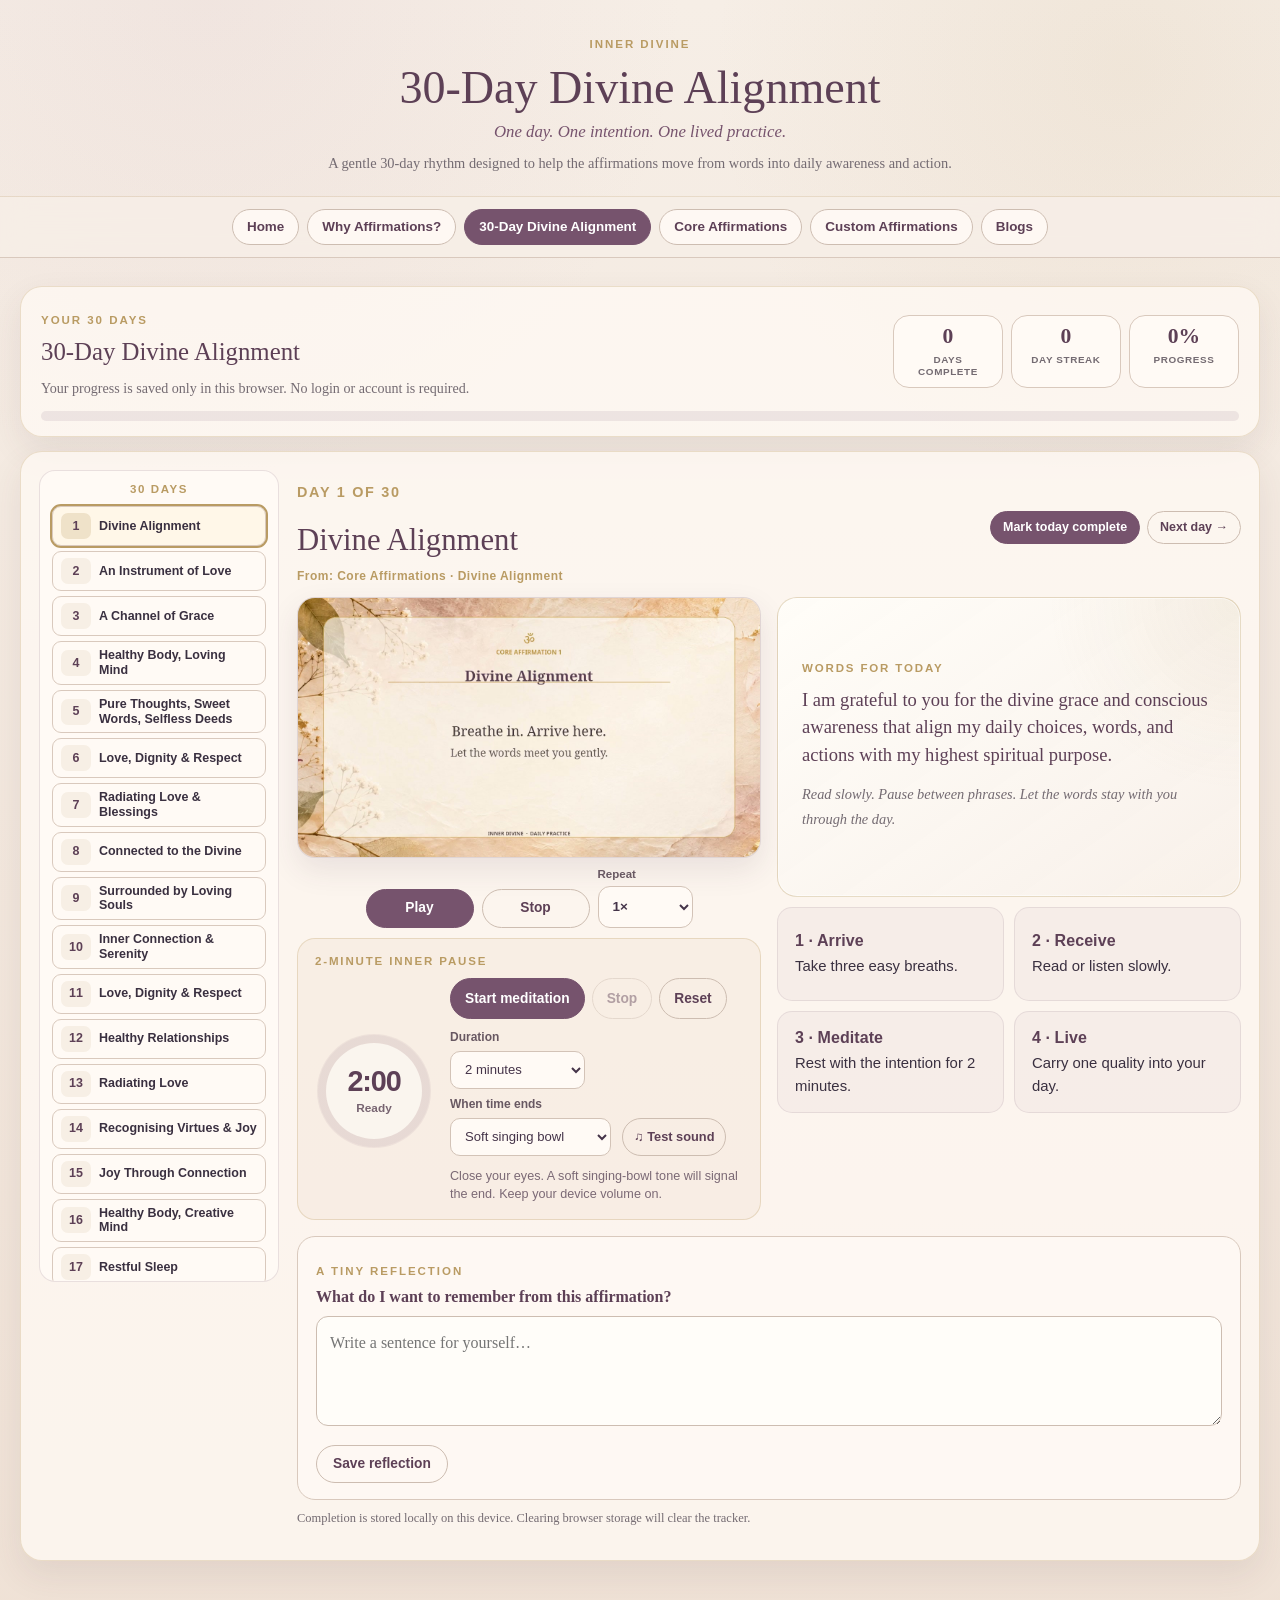
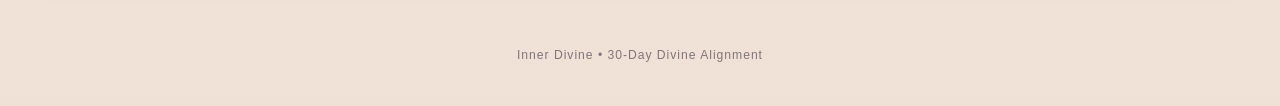
<file: journey.html>
<!DOCTYPE html>
<html lang="en"><head>
<meta charset="utf-8"><meta name="viewport" content="width=device-width,initial-scale=1">
<meta name="description" content="A private 30-day Inner Divine affirmation journey with local progress tracking.">
<title>30-Day Divine Alignment | Inner Divine</title>
<link rel="stylesheet" href="styles.css?v=20261120-1335">

<style id="journey-critical">
.journey-page .journey-shell{display:grid!important;grid-template-columns:240px minmax(0,1fr)!important;gap:18px!important;align-items:start!important}
.journey-page .day-rail{position:sticky!important;top:68px!important;max-height:calc(100vh - 88px)!important;overflow-y:auto!important;padding:12px!important;border:1px solid rgba(118,83,109,.16)!important;border-radius:16px!important;background:rgba(255,250,245,.96)!important}
.journey-page .rail-day-grid{display:grid!important;grid-template-columns:1fr!important;gap:5px!important;margin:0!important}
.journey-page .rail-day-grid .day-btn{display:grid!important;grid-template-columns:30px minmax(0,1fr)!important;align-items:center!important;gap:8px!important;min-height:38px!important;height:auto!important;padding:6px 8px!important;text-align:left!important;border-radius:9px!important}
.journey-page .rail-day-grid .day-num{display:inline-flex!important;align-items:center!important;justify-content:center!important;width:30px!important;height:26px!important;border-radius:7px!important;background:rgba(185,155,99,.11)!important;color:var(--plum-deep)!important;font:700 .78rem/1 Arial,Helvetica,sans-serif!important}
.journey-page .rail-day-grid .day-title{display:block!important;color:var(--ink)!important;font:600 .78rem/1.18 Arial,Helvetica,sans-serif!important;white-space:normal!important}
.journey-page .rail-day-grid .day-btn.current{outline:2px solid var(--gold)!important;background:#fff7e8!important}
.journey-page .rail-day-grid .day-btn.current .day-num{background:rgba(185,155,99,.23)!important}
.journey-page .rail-day-grid .day-btn.done::after{display:none!important}
.journey-page .practice-grid{display:grid!important;grid-template-columns:minmax(0,1fr) minmax(0,1fr)!important;gap:16px!important;align-items:stretch!important}
.journey-page .media-column .video-placeholder{height:300px!important;min-height:300px!important}
.journey-page .spacious-words{height:300px!important;min-height:300px!important;padding:22px 24px!important;overflow:auto!important}
.journey-page .spacious-words .daily-affirmation{font-size:clamp(1.16rem,1.35vw,1.5rem)!important;line-height:1.48!important}
.journey-page .compact-ritual{grid-template-columns:repeat(2,minmax(0,1fr))!important;gap:8px!important;margin-top:10px!important}
.journey-page .media-column,.journey-page .words-column{display:flex!important;flex-direction:column!important;min-width:0!important}
.journey-page .meditation-under-video{margin-top:10px!important;grid-template-columns:1fr!important;gap:10px!important}
.journey-page .meditation-timer{justify-content:flex-start!important}
.journey-page .practice-steps{grid-template-columns:repeat(2,minmax(0,1fr))!important;gap:8px!important;margin-top:10px!important}
.journey-page .practice-steps div{min-height:82px!important;display:flex!important;flex-direction:column!important;justify-content:center!important;padding:10px 12px!important}
@media(max-width:900px){
 .journey-page .journey-shell{grid-template-columns:1fr!important}
 .journey-page .day-rail{position:static!important;max-height:none!important;overflow:visible!important}
 .journey-page .rail-day-grid{grid-template-columns:repeat(3,minmax(0,1fr))!important}
}
@media(max-width:760px){
 .journey-page .practice-grid{grid-template-columns:1fr!important}
 .journey-page .rail-day-grid{grid-template-columns:repeat(2,minmax(0,1fr))!important}
 .journey-page .media-column .video-placeholder,.journey-page .spacious-words{height:auto!important;min-height:220px!important}
}
</style>
<style id="meditation-timer-and-steps-v2">
/* Meditation controls are scoped to the Journey page so other Inner Divine pages are unchanged. */
.journey-page .meditation-under-video{padding:16px 17px!important;border-radius:18px!important;background:rgba(185,155,99,.065)!important}
.journey-page .meditation-timer-expanded{display:grid!important;grid-template-columns:118px minmax(0,1fr)!important;align-items:center!important;gap:17px!important;width:100%!important;white-space:normal!important}
.journey-page .meditation-clock-wrap{display:flex;justify-content:center;align-items:center;min-width:0}
.journey-page .meditation-clock-ring{--timer-progress:0%;width:112px;height:112px;display:grid;place-items:center;flex:none;border-radius:50%;background:conic-gradient(var(--plum) var(--timer-progress),rgba(118,83,109,.13) 0);box-shadow:0 0 0 1px rgba(118,83,109,.08);transition:background .15s}
.journey-page .meditation-clock-center{height:96px;width:96px;border-radius:50%;background:#faf5ee;display:flex;flex-direction:column;align-items:center;justify-content:center;gap:5px}
.journey-page .meditation-timer-expanded .timer-display{font:700 1.8rem/1.05 Arial,Helvetica,sans-serif!important;min-width:0!important;letter-spacing:-.04em;color:var(--plum-deep)!important;font-variant-numeric:tabular-nums}
.journey-page .meditation-timer-state{font:600 .74rem/1.2 Arial,Helvetica,sans-serif;color:#776471}
.journey-page .meditation-control-panel{display:flex;flex-direction:column;gap:11px;min-width:0}
.journey-page .meditation-actions{display:flex;gap:7px;flex-wrap:wrap;align-items:center}
.journey-page .meditation-actions button{padding:10px 14px!important;font:700 .86rem/1.15 Arial,Helvetica,sans-serif!important;min-height:41px}
.journey-page .meditation-actions button:disabled{opacity:.45;cursor:not-allowed}
.journey-page .meditation-options{display:flex;align-items:end;flex-wrap:wrap;gap:8px 11px}
.journey-page .meditation-options label{display:flex;flex-direction:column;gap:5px;color:#685862;font:600 .75rem/1.3 Arial,Helvetica,sans-serif;min-width:135px}
.journey-page .meditation-options select{width:100%;min-height:38px;max-width:200px;padding:7px 29px 7px 10px;border:1px solid #d3c3b7;border-radius:10px;background:#fffaf5;color:#453449;font:500 .82rem/1.3 Arial,Helvetica,sans-serif;cursor:pointer}
.journey-page .meditation-options .meditation-test-sound{min-height:38px;padding:8px 11px!important;font:600 .8rem/1.2 Arial,Helvetica,sans-serif!important}
.journey-page .meditation-audio-note{margin:0!important;color:#7b6975;font:400 .79rem/1.45 Arial,Helvetica,sans-serif;max-width:480px}
.journey-page .meditation-audio-note[data-error="true"]{color:#a34d54}
.journey-page .meditation-control-panel :is(button,select):focus-visible{outline:3px solid var(--gold);outline-offset:2px}
.journey-page .practice-steps{gap:10px!important}
.journey-page .practice-steps>div{min-height:94px!important;padding:15px 17px!important;align-items:flex-start;border-radius:15px!important;background:rgba(118,83,109,.045)!important;border:1px solid rgba(118,83,109,.12)!important}
.journey-page .practice-steps strong{display:block;color:var(--plum-deep);font:700 1rem/1.35 Arial,Helvetica,sans-serif!important;letter-spacing:.005em}
.journey-page .practice-steps span{display:block;color:var(--ink);font:400 .93rem/1.5 Arial,Helvetica,sans-serif!important;margin-top:4px}
.journey-page .practice-steps br{display:none}
@media(max-width:1070px){.journey-page .meditation-timer-expanded{grid-template-columns:1fr!important;justify-items:start!important;gap:12px!important}.journey-page .meditation-clock-wrap{justify-content:flex-start}}
@media(max-width:760px){.journey-page .meditation-timer-expanded{grid-template-columns:110px minmax(0,1fr)!important;gap:14px!important}.journey-page .meditation-options label{min-width:125px}.journey-page .meditation-clock-ring{width:106px;height:106px}.journey-page .meditation-clock-center{width:90px;height:90px}}
@media(max-width:560px){.journey-page .meditation-timer-expanded{grid-template-columns:1fr!important;justify-items:stretch!important}.journey-page .meditation-clock-wrap{justify-content:flex-start}.journey-page .meditation-actions button{flex:1 1 auto}.journey-page .meditation-options label{flex:1 1 130px}.journey-page .practice-steps>div{min-height:78px!important}}
</style>

<style id="core-video-final-v2">
.journey-page .daily-core-video-shell{display:flex;flex-direction:column;gap:10px}
.journey-page .daily-core-video{display:block;width:100%;aspect-ratio:16/9;object-fit:cover;border:1px solid rgba(118,83,109,.16);border-radius:18px;background:#f4eee8;box-shadow:0 12px 30px rgba(72,48,66,.10)}
.journey-page .daily-core-video-actions{display:flex;gap:8px;flex-wrap:wrap;justify-content:center;align-items:end}
.journey-page .daily-core-video-actions button{min-width:108px}
.journey-page .repeat-control{display:flex;flex-direction:column;gap:4px;align-items:flex-start;color:#685862;font:600 .72rem/1.2 Arial,Helvetica,sans-serif}
.journey-page .repeat-control select{min-height:42px;padding:8px 30px 8px 10px;border:1px solid #d3c3b7;border-radius:12px;background:#fffaf5;color:#453449;font:600 .84rem/1.2 Arial,Helvetica,sans-serif}
@media(max-width:760px){.journey-page .daily-core-video{min-height:0!important;height:auto!important}}
</style>
</head><body class="journey-page">
<header class="hero"><p class="eyebrow">Inner Divine</p><h1>30-Day Divine Alignment</h1><p class="theme-line">One day. One intention. One lived practice.</p><p class="subtitle">A gentle 30-day rhythm designed to help the affirmations move from words into daily awareness and action.</p></header>
<nav class="site-nav" aria-label="Main navigation">
<a href="index.html">Home</a>
<a href="why-affirmations.html">Why Affirmations?</a>
<a href="journey.html" class="active">30-Day Divine Alignment</a>
<a href="affirmations.html">Core Affirmations</a>
<a href="custom-affirmations.html">Custom Affirmations</a>
<a href="blogs.html">Blogs</a>
</nav>
<main>
<section class="section summary-section">
  <div class="journey-summary">
    <div>
      <p class="page-kicker">Your 30 days</p>
      <h2>30-Day Divine Alignment</h2>
      <p class="intro">Your progress is saved only in this browser. No login or account is required.</p>
    </div>
    <div class="stats-row">
      <div class="stat-card"><strong id="completedCount">0</strong><span>days complete</span></div>
      <div class="stat-card"><strong id="streakCount">0</strong><span>day streak</span></div>
      <div class="stat-card"><strong id="progressPercent">0%</strong><span>progress</span></div>
    </div>
  </div>
  <div class="progress-wrap"><div class="progress-bar"><div class="progress-fill" id="progressFill"></div></div></div>
</section>

<section class="section journey-workspace spacious-workspace">
  <div class="journey-shell">
    <aside class="day-rail" aria-label="30-day Divine Alignment navigation">
      <p class="rail-kicker">30 Days</p>
      <div class="day-grid rail-day-grid" id="dayGrid"></div>
      <div class="rail-actions">
  <button class="secondary-btn rail-shuffle" id="reshuffleBtn" type="button">Reshuffle</button>
  <button class="secondary-btn danger-soft rail-reset" id="resetBtn" type="button">Reset</button>
</div>
    </aside>

    <div class="practice-area">
      <div class="practice-heading">
        <div>
          <p class="day-label" id="dayLabel">Day 1 of 30</p>
          <h2 id="dayTitle">Divine Alignment</h2>
          <p class="source-note" id="sourceTitle"></p>
        </div>
        <div class="journey-actions heading-actions">
          <button class="primary-btn" id="completeBtn" type="button">Mark today complete</button>
          <button class="secondary-btn" id="nextBtn" type="button">Next day →</button>
        </div>
      </div>

      <div class="practice-grid">
        <div class="media-column">
          <div id="videoArea"></div>

          <div class="meditation-card meditation-under-video">
            <div class="meditation-copy">
              <p class="words-kicker">2-Minute Inner Pause</p>
            </div>
            <div class="meditation-timer meditation-timer-expanded" id="meditationControls">
              <div class="meditation-clock-wrap">
                <div class="meditation-clock-ring" id="meditationRing" role="progressbar" aria-label="Meditation progress" aria-valuemin="0" aria-valuemax="120" aria-valuenow="0">
                  <div class="meditation-clock-center">
                    <span class="timer-display" id="timerDisplay" role="timer">2:00</span>
                    <span class="meditation-timer-state" id="timerStatus" aria-live="polite">Ready</span>
                  </div>
                </div>
              </div>
              <div class="meditation-control-panel">
                <div class="meditation-actions" role="group" aria-label="Meditation timer actions">
                  <button class="primary-btn" id="meditateBtn" type="button">Start meditation</button>
                  <button class="secondary-btn" id="meditationStopBtn" type="button" disabled>Stop</button>
                  <button class="secondary-btn" id="meditationResetBtn" type="button">Reset</button>
                </div>
                <div class="meditation-options">
                  <label for="meditationDuration">Duration
                    <select id="meditationDuration">
                      <option value="120" selected>2 minutes</option>
                      <option value="180">3 minutes</option>
                      <option value="300">5 minutes</option>
                    </select>
                  </label>
                  <label for="meditationSound">When time ends
                    <select id="meditationSound">
                      <option value="chimes">3 gentle chimes</option>
                      <option value="bowl" selected>Soft singing bowl</option>
                      <option value="bell">Single soft bell</option>
                      <option value="silent">Silent</option>
                    </select>
                  </label>
                  <button class="secondary-btn meditation-test-sound" id="meditationPreviewSound" type="button">♫ Test sound</button>
                </div>
                <p class="meditation-audio-note" id="meditationAudioNote">Close your eyes. A soft singing-bowl tone will signal the end. Keep your device volume on.</p>
              </div>
            </div>
          </div>
        </div>

        <div class="words-column">
          <div class="day-words-panel spacious-words">
            <p class="words-kicker">Words for today</p>
            <blockquote class="daily-affirmation" id="dayAffirmation"></blockquote>
            <p class="words-note">Read slowly. Pause between phrases. Let the words stay with you through the day.</p>
          </div>

          <div class="ritual compact-ritual practice-steps">
            <div><strong>1 · Arrive</strong><br><span>Take three easy breaths.</span></div>
            <div><strong>2 · Receive</strong><br><span>Read or listen slowly.</span></div>
            <div><strong>3 · Meditate</strong><br><span>Rest with the intention for 2 minutes.</span></div>
            <div><strong>4 · Live</strong><br><span>Carry one quality into your day.</span></div>
          </div>
        </div>
      </div>

      <div class="reflection-card reflection-wide">
        <p class="page-kicker">A tiny reflection</p>
        <label for="reflection">What do I want to remember from this affirmation?</label>
        <textarea id="reflection" rows="4" placeholder="Write a sentence for yourself…"></textarea>
        <div class="reflection-actions">
          <button class="secondary-btn" id="saveReflection" type="button">Save reflection</button>
          <span class="save-status" id="saveStatus" aria-live="polite"></span>
        </div>
      </div>

      <p class="privacy-note">Completion is stored locally on this device. Clearing browser storage will clear the tracker.</p>
    </div>
  </div>
</section>
</main>
<footer class="footer">Inner Divine • 30-Day Divine Alignment</footer>
<script>
const AFFIRMATION_POOL = [{"title":"Divine Alignment","affirmation":"I am grateful to you for the divine grace and conscious awareness that align my daily choices, words, and actions with my highest spiritual purpose.","sourceTitle":"Core Affirmations · Divine Alignment","start":0,"end":18.944,"phrases":["I am grateful to you","for the divine grace","and conscious awareness","that align my daily choices,","words, and actions","with my highest","spiritual purpose."],"times":[[0,2.093],[2.093,4.29],[4.29,6.844],[6.844,10.679],[10.679,12.24],[12.24,13.913],[13.913,17.5]],"audio":"morning-affirmations.m4a","video":"videos/core_01_final.mp4","coreIndex":1,"clipDuration":17.5},{"title":"An Instrument of Love","affirmation":"I am grateful to you for making me an instrument of your love and grace to all the kind, caring, and loving souls you have surrounded me with.","sourceTitle":"Core Affirmations · An Instrument of Love","start":22.694,"end":37.069,"phrases":["I am grateful to you","for making me an instrument","of your love and grace","to all the kind, caring,","and loving souls","you have surrounded me with."],"times":[[0,2.031],[2.031,4.563],[4.563,7.704],[7.704,10.058],[10.058,12.609],[12.609,15.215]],"audio":"morning-affirmations.m4a","video":"videos/core_02_final.mp4","coreIndex":2,"clipDuration":15.215},{"title":"A Channel of Grace","affirmation":"I am grateful to you for making me your channel to stream your love and blessings to everyone around me.","sourceTitle":"Core Affirmations · A Channel of Grace","start":40.58,"end":55.734,"phrases":["I am grateful to you","for making me your channel","to stream your love","and blessings","to everyone around me."],"times":[[0,3.158],[3.158,4.686],[4.686,6.826],[6.826,12.887],[12.887,15.95]],"audio":"morning-affirmations.m4a","video":"videos/core_03_final.mp4","coreIndex":3,"clipDuration":15.95},{"title":"Healthy Body, Loving Mind","affirmation":"I am grateful to you for the gift of this healthy resilient body; a pure loving mind always aware that we are all connected; and an eye that sees the divinity and serenity in everyone around me.","sourceTitle":"Core Affirmations · Healthy Body, Loving Mind","start":59.982,"end":82.975,"phrases":["I am grateful to you","for the gift of this","healthy resilient body;","a pure loving mind","always aware that we are all connected;","and an eye that sees","the divinity and serenity","in everyone around me."],"times":[[0,3.824],[3.824,7.835],[7.835,10.498],[10.498,12.631],[12.631,15.268],[15.268,19.167],[19.167,21.113],[21.113,23.815]],"audio":"morning-affirmations.m4a","video":"videos/core_04_final.mp4","coreIndex":4,"clipDuration":23.815},{"title":"Pure Thoughts, Sweet Words, Selfless Deeds","affirmation":"I am grateful to you for shaping me such that my thoughts are always pure and loving; my words are always sweet, polite and respectful; and my deeds are always selfless and noble.","sourceTitle":"Core Affirmations · Pure Thoughts, Sweet Words, Selfless Deeds","start":85.942,"end":106.438,"phrases":["I am grateful to you","for shaping me such that","my thoughts are always pure and loving;","my words are always sweet,","polite and respectful;","and my deeds are always","selfless and noble."],"times":[[0,1.978],[1.978,3.955],[3.955,8.385],[8.385,10.31],[10.31,12.458],[12.458,15.434],[15.434,19.245]],"audio":"morning-affirmations.m4a","video":"videos/core_05_final.mp4","coreIndex":5,"clipDuration":19.245},{"title":"Love, Dignity & Respect","affirmation":"I am grateful to you for shaping me such that I respond to everyone with love, dignity, and respect.","sourceTitle":"Core Affirmations · Love, Dignity & Respect","start":109.51,"end":120.425,"phrases":["I am grateful to you","for shaping me such that","I respond to everyone","with love, dignity,","and respect."],"times":[[0,2.229],[2.229,4.291],[4.291,7.172],[7.172,8.805],[8.805,11.69]],"audio":"morning-affirmations.m4a","video":"videos/core_06_final.mp4","coreIndex":6,"clipDuration":11.69},{"title":"Radiating Love & Blessings","affirmation":"I am grateful to you for bestowing upon me the ability to radiate love and blessings to everyone I think about and/or interact with.","sourceTitle":"Core Affirmations · Radiating Love & Blessings","start":121.992,"end":145.453,"phrases":["I am grateful to you","for bestowing upon me","the ability to radiate","love and blessings","to everyone I think about","and/or interact with."],"times":[[0,4.603],[4.603,10.007],[10.007,14.629],[14.629,16.338],[16.338,17.798],[17.798,22.91]],"audio":"morning-affirmations.m4a","video":"videos/core_07_final.mp4","coreIndex":7,"clipDuration":22.91},{"title":"Connected to the Divine","affirmation":"With your love and grace, I am aware that I am a pure, loving, calm, peaceful, powerful soul always connected to the divine.","sourceTitle":"Custom Affirmations · Connected to the Divine","video":null},{"title":"Surrounded by Loving Souls","affirmation":"I am grateful to you for surrounding me with very kind, caring, and loving souls.","sourceTitle":"Custom Affirmations · Surrounded by Loving Souls","video":null},{"title":"Inner Connection & Serenity","affirmation":"As I engage more with God loving people, I feel more connected with my inner self, and more aware of the serenity and divinity of those around me.","sourceTitle":"Custom Affirmations · Inner Connection & Serenity","video":null},{"title":"Love, Dignity & Respect","affirmation":"I am grateful to you for making me respond to everyone with love, dignity, and respect.","sourceTitle":"Custom Affirmations · Love, Dignity & Respect","video":null},{"title":"Healthy Relationships","affirmation":"I am grateful to you for making me physically and mentally healthy and all my relations are mutually loving and respectful.","sourceTitle":"Custom Affirmations · Healthy Relationships","video":null},{"title":"Radiating Love","affirmation":"I radiate love and blessings to everyone I think of or interact with.","sourceTitle":"Custom Affirmations · Radiating Love","video":null},{"title":"Recognising Virtues & Joy","affirmation":"I am grateful for your giving me the insight to recognise the virtues in those around me, and share with them how I think of them; I feel very joyful.","sourceTitle":"Custom Affirmations · Recognising Virtues & Joy","video":null},{"title":"Joy Through Connection","affirmation":"Connecting with people and learning something from each other also enhances my happiness.","sourceTitle":"Custom Affirmations · Joy Through Connection","video":null},{"title":"Healthy Body, Creative Mind","affirmation":"I am grateful to you for bestowing upon me the gift of a healthy resilient human body, a constructive creative loving mind.","sourceTitle":"Custom Affirmations · Healthy Body, Creative Mind","video":null},{"title":"Restful Sleep","affirmation":"I am grateful to you for bestowing upon me the gift of restful, rejuvenating sleep every night so that I can wake up well rested, calm, and vibrant every morning to enjoy the experiences of your magnificent creation.","sourceTitle":"Custom Affirmations · Restful Sleep","video":null}];

function defaultSequence(){
  const order=[];
  for(let i=0;i<30;i++) order.push(i%AFFIRMATION_POOL.length);
  return order;
}
function shuffledSequence(){
  const result=[];
  while(result.length<30){
    const round=AFFIRMATION_POOL.map((_,i)=>i);
    for(let i=round.length-1;i>0;i--){
      const k=Math.floor(Math.random()*(i+1));
      [round[i],round[k]]=[round[k],round[i]];
    }
    for(const idx of round){
      if(result.length<30) result.push(idx);
    }
  }
  return result;
}
function buildDays(sequence){
  return sequence.map((poolIndex,i)=>({day:i+1,...AFFIRMATION_POOL[poolIndex]}));
}
const STORAGE_KEY = "innerDivine30DayJourneyV2";
let state = loadState();
let DAYS = buildDays(state.sequence);
let selectedDay = Math.min(30, Math.max(1, state.selectedDay || firstOpenDay()));

function localDateString(d=new Date()){
  const y=d.getFullYear(), m=String(d.getMonth()+1).padStart(2,"0"), day=String(d.getDate()).padStart(2,"0");
  return y+"-"+m+"-"+day;
}
function loadState(){
  try{
    const parsed=JSON.parse(localStorage.getItem(STORAGE_KEY)||"{}");
    return {completed:parsed.completed||{}, reflections:parsed.reflections||{}, selectedDay:parsed.selectedDay||1, sequence:Array.isArray(parsed.sequence)&&parsed.sequence.length===30?parsed.sequence:defaultSequence()};
  }catch(e){ return {completed:{},reflections:{},selectedDay:1,sequence:defaultSequence()}; }
}
function saveState(){ localStorage.setItem(STORAGE_KEY, JSON.stringify(state)); }
function firstOpenDay(){ for(let i=1;i<=30;i++) if(!state.completed[i]) return i; return 30; }
function streak(){
  const dates=[...new Set(Object.values(state.completed))].sort();
  if(!dates.length) return 0;
  const dayMs=86400000;
  const toUtc=s=>{const [y,m,d]=s.split("-").map(Number);return Date.UTC(y,m-1,d)};
  let best=1, cur=1;
  for(let i=1;i<dates.length;i++){
    if((toUtc(dates[i])-toUtc(dates[i-1]))/dayMs===1) cur++;
    else cur=1;
    best=Math.max(best,cur);
  }
  const today=toUtc(localDateString()), last=toUtc(dates[dates.length-1]);
  if((today-last)/dayMs>1) return 0;
  cur=1;
  for(let i=dates.length-1;i>0;i--){
    if((toUtc(dates[i])-toUtc(dates[i-1]))/dayMs===1) cur++;
    else break;
  }
  return cur;
}
function renderStats(){
  const count=Object.keys(state.completed).length;
  document.getElementById("completedCount").textContent=count;
  document.getElementById("streakCount").textContent=streak();
  const pct=Math.round(count/30*100);
  document.getElementById("progressPercent").textContent=pct+"%";
  document.getElementById("progressFill").style.width=pct+"%";
}
function renderGrid(){
  const grid=document.getElementById("dayGrid"); grid.innerHTML="";
  DAYS.forEach(d=>{
    const b=document.createElement("button");
    b.className="day-btn"+(d.day===selectedDay?" current":"")+(state.completed[d.day]?" done":"");
    b.type="button"; b.setAttribute("aria-label","Day "+d.day+": "+d.title); b.title="Day "+d.day+" · "+d.title; b.innerHTML="<span class=\"day-num\">"+d.day+"</span><span class=\"day-title\">"+d.title+"</span>";
    b.onclick=()=>{ selectedDay=d.day; state.selectedDay=d.day; saveState(); render(); if(window.innerWidth<760){const target=document.querySelector(".practice-heading");window.scrollTo({top:target.offsetTop-82,behavior:"smooth"});} };
    grid.appendChild(b);
  });
}
let dailyCoreAudio=null;
function stopDailyCore(){
  if(dailyCoreAudio){
    dailyCoreAudio.pause();
    try{dailyCoreAudio.currentTime=0;}catch(e){}
    dailyCoreAudio=null;
  }
}
function renderVideo(day){
  stopDailyCore();
  const area=document.getElementById("videoArea");
  if(day.coreIndex && day.video){
    const coreNo=String(day.coreIndex).padStart(2,"0");
    area.innerHTML='<div class="daily-core-video-shell">'+
      '<video class="daily-core-video" id="dailyCoreVideo" preload="metadata" playsinline poster="videos/posters/core_'+coreNo+'.jpg" src="'+day.video+'" aria-label="'+day.title+' affirmation video"></video>'+
      '<div class="daily-core-video-actions">'+
      '<button class="primary-btn" id="dailyCorePlay" type="button">Play</button>'+
      '<button class="secondary-btn" id="dailyCoreStop" type="button" disabled>Stop</button>'+
      '<label class="repeat-control">Repeat<select id="dailyCoreRepeat" aria-label="Repeat video"><option value="1">1×</option><option value="2">2×</option><option value="3">3×</option><option value="5">5×</option><option value="loop">Loop</option></select></label>'+
      '</div></div>';
    const video=document.getElementById("dailyCoreVideo");
    const btn=document.getElementById("dailyCorePlay");
    const stopBtn=document.getElementById("dailyCoreStop");
    const repeat=document.getElementById("dailyCoreRepeat");
    let playsLeft=1;
    function setRepeatCount(){playsLeft=repeat.value==="loop"?Infinity:Math.max(1,Number(repeat.value)||1);}
    function playFromStart(){
      video.currentTime=0;
      dailyCoreAudio=video;
      video.play().then(()=>{btn.textContent="Playing…";stopBtn.disabled=false;}).catch(()=>{btn.textContent="Play";stopBtn.disabled=true;});
    }
    btn.onclick=()=>{
      if(dailyCoreAudio && dailyCoreAudio!==video) stopDailyCore();
      setRepeatCount();
      playFromStart();
    };
    stopBtn.onclick=()=>{
      video.pause();
      video.currentTime=0;
      dailyCoreAudio=null;
      btn.textContent="Play";
      stopBtn.disabled=true;
      setRepeatCount();
    };
    repeat.onchange=()=>{ if(video.paused) setRepeatCount(); };
    video.addEventListener("ended",()=>{
      if(playsLeft===Infinity){ playFromStart(); return; }
      playsLeft-=1;
      if(playsLeft>0){ playFromStart(); return; }
      dailyCoreAudio=null;btn.textContent="Play again";stopBtn.disabled=true;
    });
  }else{
    area.innerHTML='<div class="video-placeholder custom-day-visual"><div><strong>'+day.title+'</strong><span>Custom affirmation practice</span></div></div>';
  }
}
function renderDay(){
  stopDailyCore();
  resetMeditationSession();
  const d=DAYS[selectedDay-1];
  document.getElementById("dayLabel").textContent="Day "+d.day+" of 30";
  document.getElementById("dayTitle").textContent=d.title;
  document.getElementById("sourceTitle").textContent="From: "+d.sourceTitle;
  document.getElementById("dayAffirmation").textContent=d.affirmation;
  document.getElementById("reflection").value=state.reflections[d.day]||"";
  const btn=document.getElementById("completeBtn");
  btn.textContent=state.completed[d.day]?"Completed ✓":"Mark today complete";
  btn.classList.toggle("completed",!!state.completed[d.day]);
  renderVideo(d);
}
function render(){ renderStats(); renderGrid(); renderDay(); }
document.getElementById("completeBtn").onclick=()=>{
  const d=selectedDay;
  if(state.completed[d]) delete state.completed[d];
  else state.completed[d]=localDateString();
  saveState(); render();
};
document.getElementById("nextBtn").onclick=()=>{ if(selectedDay<30){selectedDay++;state.selectedDay=selectedDay;saveState();render();} };
document.getElementById("saveReflection").onclick=()=>{
  state.reflections[selectedDay]=document.getElementById("reflection").value.trim();
  saveState();
  const s=document.getElementById("saveStatus"); s.textContent="Saved"; setTimeout(()=>s.textContent="",1300);
};
// Keep meditation preferences separate from the existing 30-day progress and reflections.
const meditationPreferencesKey="inner-divine-meditation-preferences-v2";
let meditationLength=120,meditationRemaining=120,meditationEndsAt=0,meditationInterval=null;
let meditationMode="idle",meditationAudioContext=null,meditationAudioNodes=[],meditationWakeLock=null;
const meditationDurationSelect=document.getElementById("meditationDuration");
const meditationSoundSelect=document.getElementById("meditationSound");
try{
  const preferences=JSON.parse(localStorage.getItem(meditationPreferencesKey)||"{}");
  if([120,180,300].includes(preferences.duration))meditationDurationSelect.value=String(preferences.duration);
  if(["chimes","bowl","bell","silent"].includes(preferences.sound))meditationSoundSelect.value=preferences.sound;
  else if(preferences.sound==="voice")meditationSoundSelect.value="bowl"; // Migrate old spoken alerts to the gentle nonverbal tone.
}catch(e){}
meditationLength=Number(meditationDurationSelect.value);
meditationRemaining=meditationLength;
function saveMeditationPreferences(){
  try{localStorage.setItem(meditationPreferencesKey,JSON.stringify({duration:meditationLength,sound:meditationSoundSelect.value}));}catch(e){}
}
function formatMeditationTime(seconds){
  return Math.floor(seconds/60)+":"+String(seconds%60).padStart(2,"0");
}
function showMeditationNote(message,isError=false){
  const note=document.getElementById("meditationAudioNote");
  note.textContent=message;
  note.dataset.error=String(isError);
}
function updateMeditationDisplay(){
  const current=Math.max(0,Math.ceil(meditationRemaining));
  document.getElementById("timerDisplay").textContent=formatMeditationTime(current);
  const ring=document.getElementById("meditationRing");
  ring.style.setProperty("--timer-progress",(100*(1-Math.max(0,meditationRemaining)/meditationLength)).toFixed(1)+"%");
  ring.setAttribute("aria-valuemax",String(meditationLength));
  ring.setAttribute("aria-valuenow",String(Math.round(Math.max(0,meditationLength-meditationRemaining))));
  document.getElementById("timerStatus").textContent={
    idle:"Ready",running:"Meditating",paused:"Paused",stopped:"Stopped",complete:"Complete"
  }[meditationMode];
  const start=document.getElementById("meditateBtn");
  start.textContent={idle:"Start meditation",running:"Pause",paused:"Resume",stopped:"Start again",complete:"Meditate again"}[meditationMode];
  document.getElementById("meditationStopBtn").disabled=!["running","paused"].includes(meditationMode);
  meditationDurationSelect.disabled=["running","paused"].includes(meditationMode);
}
function stopMeditationClock(){
  if(meditationInterval!==null){clearInterval(meditationInterval);meditationInterval=null;}
}
function releaseMeditationWakeLock(){
  const held=meditationWakeLock;
  meditationWakeLock=null;
  if(held&&typeof held.release==="function")held.release().catch(()=>{});
}
function requestMeditationWakeLock(){
  if(typeof navigator==="undefined"||!navigator.wakeLock||!navigator.wakeLock.request)return;
  navigator.wakeLock.request("screen").then(lock=>{
    if(meditationMode==="running")meditationWakeLock=lock;
    else lock.release().catch(()=>{});
  }).catch(()=>{});
}
function ensureMeditationAudio(){
  if(meditationSoundSelect.value==="silent")return null;
  if(!meditationAudioContext){
    const AudioContextClass=window.AudioContext||window.webkitAudioContext;
    if(!AudioContextClass)return null;
    try{meditationAudioContext=new AudioContextClass();}catch(e){return null;}
  }
  if(meditationAudioContext.state==="suspended")meditationAudioContext.resume().catch(()=>{});
  return meditationAudioContext;
}
function stopMeditationSound(){
  for(const node of meditationAudioNodes){try{node.stop();}catch(e){}}
  meditationAudioNodes=[];
}
function meditationTone(ctx,frequency,at,duration,volume){
  const oscillator=ctx.createOscillator(),gain=ctx.createGain();
  oscillator.type="sine";
  oscillator.frequency.setValueAtTime(frequency,at);
  gain.gain.setValueAtTime(0.0001,at);
  gain.gain.exponentialRampToValueAtTime(volume,at+0.14);
  gain.gain.exponentialRampToValueAtTime(0.0001,at+duration);
  oscillator.connect(gain);gain.connect(ctx.destination);
  oscillator.start(at);oscillator.stop(at+duration+0.04);
  meditationAudioNodes.push(oscillator);
  oscillator.onended=()=>{meditationAudioNodes=meditationAudioNodes.filter(x=>x!==oscillator);oscillator.disconnect();gain.disconnect();};
}
function playMeditationSound(){
  stopMeditationSound();
  const choice=meditationSoundSelect.value;
  if(choice==="silent")return;
  const ctx=ensureMeditationAudio();
  if(!ctx){
    showMeditationNote("This browser cannot play the ending tone. Try another browser or device.",true);
    return;
  }
  const now=ctx.currentTime+0.045;
  // All endings use quiet sine tones and a gradual fade-in; no sudden spoken announcement.
  if(choice==="bowl"){
    meditationTone(ctx,196,now,3.4,0.052);
    meditationTone(ctx,293.66,now,2.9,0.014);
    meditationTone(ctx,392,now,2.4,0.008);
  }else if(choice==="bell"){
    meditationTone(ctx,392,now,2.6,0.040);
    meditationTone(ctx,784,now,1.8,0.007);
  }else{
    [392,493.88,587.33].forEach((hz,i)=>{
      const at=now+i*0.95;
      meditationTone(ctx,hz,at,1.7,0.046);
      meditationTone(ctx,hz*2,at,1.1,0.007);
    });
  }
}
function updateMeditationSoundNote(){
  const descriptions={
    chimes:"Close your eyes. Three gentle chimes will signal the end. Keep your device volume on.",
    bowl:"Close your eyes. A soft singing-bowl tone will signal the end. Keep your device volume on.",
    bell:"One soft bell will signal the end without interrupting your quiet.",
    silent:"Silent mode: watch the timer to know when your meditation ends."
  };
  showMeditationNote(descriptions[meditationSoundSelect.value]);
}
function resetMeditationSession(){
  stopMeditationClock();
  stopMeditationSound();
  releaseMeditationWakeLock();
  meditationMode="idle";
  meditationLength=Number(meditationDurationSelect.value)||120;
  meditationRemaining=meditationLength;
  meditationEndsAt=0;
  updateMeditationDisplay();
  updateMeditationSoundNote();
}
function finishMeditationSession(){
  if(meditationMode!=="running")return;
  stopMeditationClock();
  releaseMeditationWakeLock();
  meditationRemaining=0;
  meditationMode="complete";
  updateMeditationDisplay();
  showMeditationNote(meditationSoundSelect.value==="silent"?"Meditation complete.":"Meditation complete. Take your time returning.");
  playMeditationSound();
}
function meditationTick(){
  if(meditationMode!=="running")return;
  const ms=Math.max(0,meditationEndsAt-Date.now());
  meditationRemaining=ms/1000;
  if(ms===0)finishMeditationSession();
  else updateMeditationDisplay();
}
function startMeditationSession(){
  if(meditationMode==="running"){
    meditationTick();
    if(meditationMode!=="running")return;
    stopMeditationClock();
    meditationRemaining=Math.max(0,(meditationEndsAt-Date.now())/1000);
    meditationMode="paused";
    releaseMeditationWakeLock();
    updateMeditationDisplay();
    return;
  }
  if(meditationMode!=="paused")meditationRemaining=meditationLength;
  stopMeditationSound();
  ensureMeditationAudio(); // Unlocked by the user's Start gesture for the eventual ending chimes.
  meditationMode="running";
  meditationEndsAt=Date.now()+meditationRemaining*1000;
  requestMeditationWakeLock();
  updateMeditationDisplay();
  stopMeditationClock();
  meditationInterval=setInterval(meditationTick,200);
}
document.getElementById("meditateBtn").addEventListener("click",startMeditationSession);
document.getElementById("meditationStopBtn").addEventListener("click",()=>{
  if(!["running","paused"].includes(meditationMode))return;
  meditationTick();
  stopMeditationClock();releaseMeditationWakeLock();stopMeditationSound();
  meditationMode="stopped";
  updateMeditationDisplay();
});
document.getElementById("meditationResetBtn").addEventListener("click",resetMeditationSession);
document.getElementById("meditationPreviewSound").addEventListener("click",()=>{
  if(meditationSoundSelect.value==="silent"){
    showMeditationNote("Choose a sound above to hear a preview.");
    return;
  }
  playMeditationSound();
});
meditationDurationSelect.addEventListener("change",()=>{meditationLength=Number(meditationDurationSelect.value);saveMeditationPreferences();resetMeditationSession();});
meditationSoundSelect.addEventListener("change",()=>{stopMeditationSound();saveMeditationPreferences();updateMeditationSoundNote();});
document.addEventListener("visibilitychange",()=>{if(!document.hidden)meditationTick();});
updateMeditationDisplay();
updateMeditationSoundNote();

document.getElementById("reshuffleBtn").onclick=()=>{
  if(confirm("Reshuffle the 30-day order? Your completion and reflections will be cleared so they stay matched to the correct days.")){
    state={completed:{},reflections:{},selectedDay:1,sequence:shuffledSequence()};
    DAYS=buildDays(state.sequence);
    selectedDay=1;
    saveState();
    render();
  }
};
document.getElementById("resetBtn").onclick=()=>{
  if(confirm("Reset the 30-Day Divine Alignment to Day 1 and restore the original affirmation order?")){
    state={completed:{},reflections:{},selectedDay:1,sequence:defaultSequence()}; DAYS=buildDays(state.sequence); selectedDay=1; saveState(); render();
  }
};
render();
</script>
<!-- pages-build: 2026-11-20-core-posters-repeat-v4 -->
</body></html>
</file>
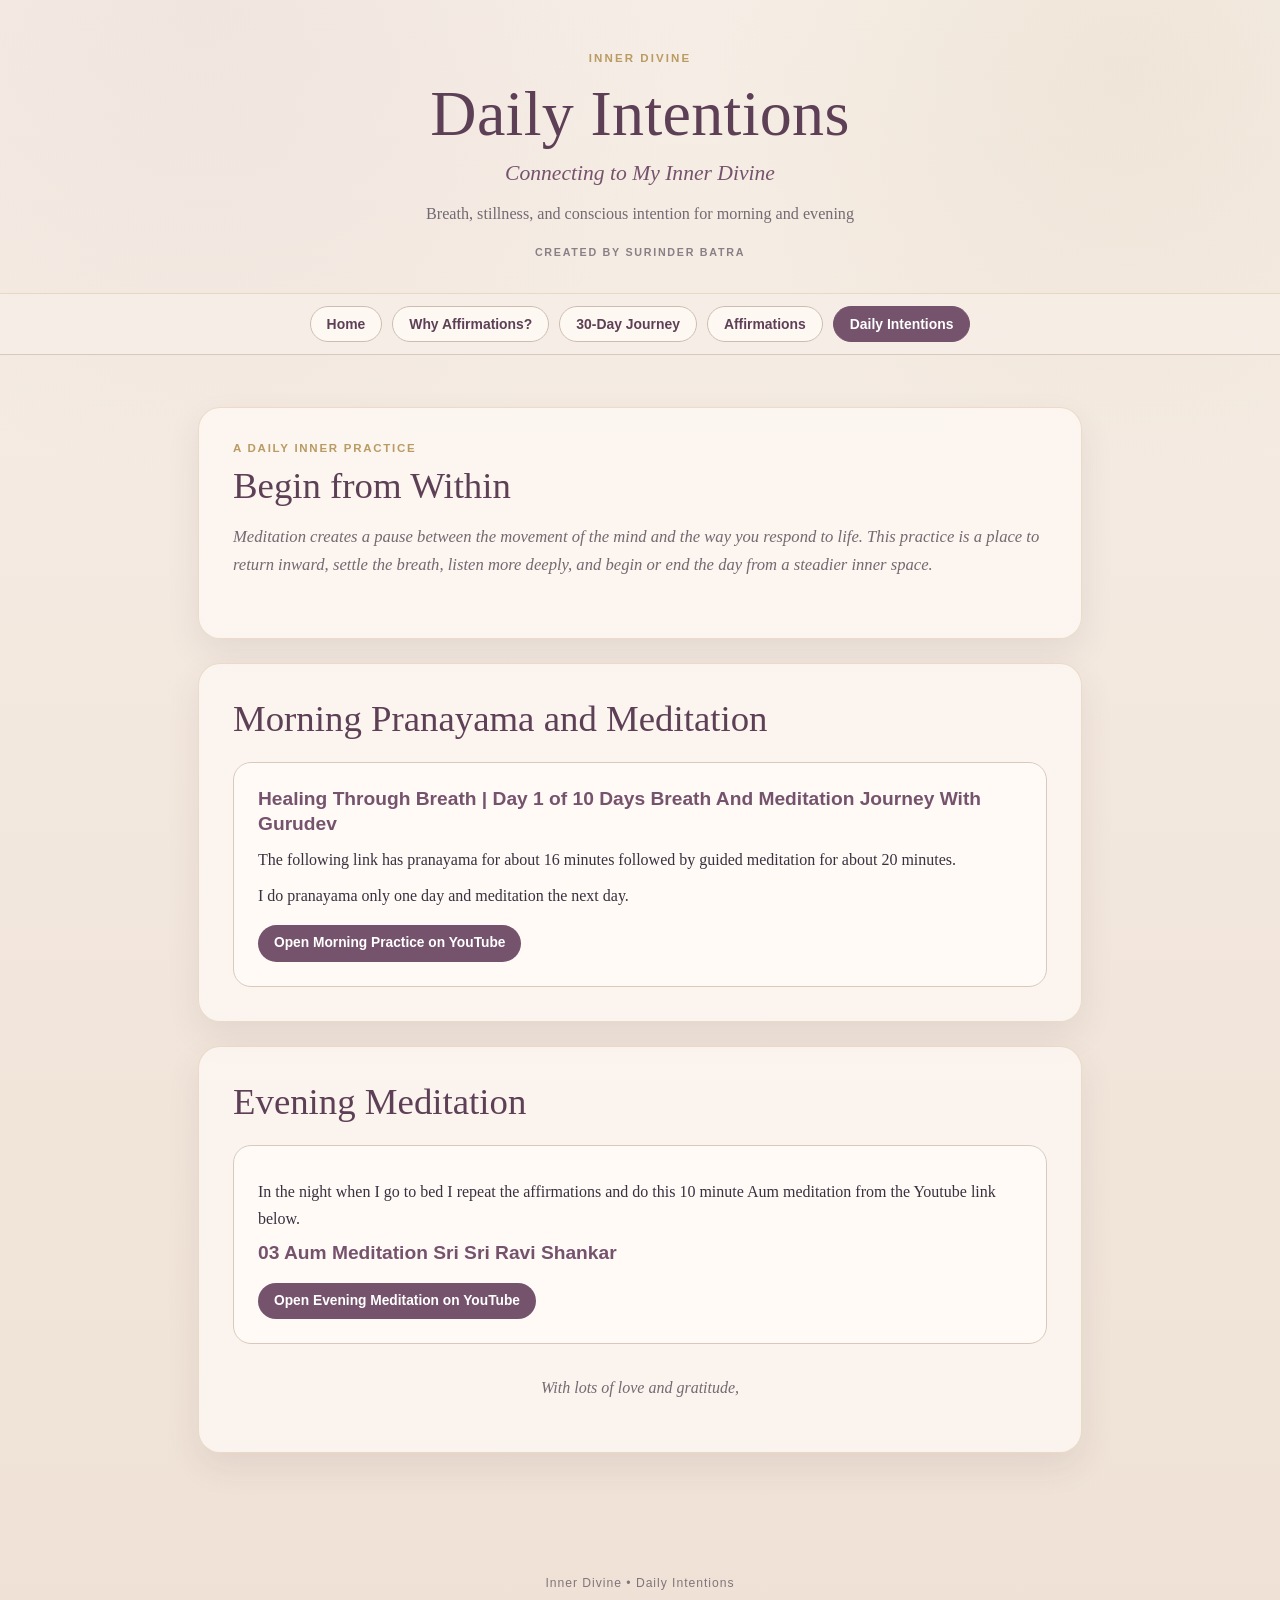
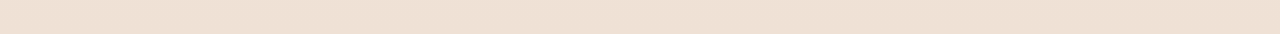
<file: meditations.html>
<!DOCTYPE html><html lang="en"><head><meta charset="utf-8"><meta name="viewport" content="width=device-width,initial-scale=1"><meta name="description" content="Inner Divine — a personal practice of affirmations, intention, meditation, and inner connection."><title>Daily Intentions | Inner Divine</title><style>
:root {
  --paper: #fffdf8;
  --ink: #26302d;
  --muted: #6a746f;
  --sage: #6f8577;
  --sage-dark: #425b4d;
  --cream: #f5efe3;
  --gold: #b48a4a;
  --line: rgba(66,91,77,.18);
  --shadow: 0 20px 55px rgba(44,55,49,.11);
}
* { box-sizing: border-box; }
html { scroll-behavior: smooth; }
body {
  margin: 0;
  color: var(--ink);
  background:
    radial-gradient(circle at 10% 0%, rgba(180,138,74,.10), transparent 30rem),
    radial-gradient(circle at 90% 20%, rgba(111,133,119,.10), transparent 28rem),
    #f4f1ea;
  font-family: Georgia, 'Times New Roman', serif;
  line-height: 1.72;
}
.hero {
  padding: 72px 24px 54px;
  text-align: center;
  background: linear-gradient(180deg, rgba(255,253,248,.96), rgba(255,253,248,.78));
  border-bottom: 1px solid var(--line);
}
.eyebrow {
  margin: 0 0 12px;
  font-family: Arial, Helvetica, sans-serif;
  font-size: .78rem;
  letter-spacing: .16em;
  text-transform: uppercase;
  color: var(--sage-dark);
  font-weight: 700;
}
h1 {
  margin: 0;
  font-size: clamp(2.45rem, 7vw, 4.7rem);
  line-height: 1.04;
  font-weight: 500;
  letter-spacing: -.035em;
}
.subtitle {
  max-width: 760px;
  margin: 18px auto 0;
  color: var(--muted);
  font-size: clamp(1.05rem, 2.4vw, 1.35rem);
}
.creator {
  margin: 8px auto 0;
  color: var(--sage-dark);
  font-family: Arial, Helvetica, sans-serif;
  font-size: .95rem;
  font-weight: 600;
}
.nav {
  position: sticky;
  top: 0;
  z-index: 10;
  display: flex;
  gap: 10px;
  justify-content: center;
  flex-wrap: wrap;
  padding: 12px 16px;
  background: rgba(255,253,248,.92);
  backdrop-filter: blur(10px);
  border-bottom: 1px solid var(--line);
  font-family: Arial, Helvetica, sans-serif;
}
.nav a, .print-btn {
  appearance: none;
  border: 1px solid var(--line);
  border-radius: 999px;
  background: white;
  color: var(--sage-dark);
  padding: 8px 13px;
  font: inherit;
  font-size: .86rem;
  text-decoration: none;
  cursor: pointer;
}
.nav a:hover, .print-btn:hover { background: var(--cream); }
main {
  width: min(920px, calc(100% - 32px));
  margin: 38px auto 70px;
}
.section {
  background: var(--paper);
  border: 1px solid var(--line);
  border-radius: 24px;
  padding: clamp(24px, 5vw, 52px);
  margin-bottom: 26px;
  box-shadow: var(--shadow);
}
h2 {
  margin: 0 0 22px;
  font-size: clamp(1.8rem, 4vw, 2.5rem);
  line-height: 1.15;
  font-weight: 500;
  color: var(--sage-dark);
}
.preamble p { margin: 0 0 1.15em; }
.preamble p:last-child { margin-bottom: 0; }
.intro {
  margin: -7px 0 24px;
  color: var(--muted);
  font-style: italic;
}
.affirmations {
  display: grid;
  grid-template-columns: repeat(2, minmax(0,1fr));
  gap: 16px;
}
.card {
  position: relative;
  padding: 22px 22px 22px 24px;
  border: 1px solid var(--line);
  border-radius: 18px;
  background: linear-gradient(145deg, #ffffff, #fbf7ef);
}
.card::before {
  content: '';
  position: absolute;
  left: 0;
  top: 18px;
  bottom: 18px;
  width: 4px;
  border-radius: 4px;
  background: linear-gradient(var(--gold), var(--sage));
}
.num {
  font-family: Arial, Helvetica, sans-serif;
  color: var(--gold);
  font-weight: 700;
  font-size: .78rem;
  letter-spacing: .08em;
}
h3 {
  margin: 4px 0 9px;
  font-size: 1.08rem;
  line-height: 1.3;
  color: var(--ink);
  font-family: Arial, Helvetica, sans-serif;
}
.card p { margin: 0; }
.practice {
  display: grid;
  gap: 18px;
}
.practice-block {
  padding: 24px;
  border-radius: 18px;
  background: var(--cream);
  border: 1px solid var(--line);
}
.practice-block h3 { font-size: 1.2rem; margin-top: 0; }
.practice-block p { margin: .5em 0; }
.link-btn {
  display: inline-block;
  margin-top: 12px;
  padding: 10px 16px;
  border-radius: 999px;
  background: var(--sage-dark);
  color: #fff;
  text-decoration: none;
  font-family: Arial, Helvetica, sans-serif;
  font-size: .9rem;
  font-weight: 700;
}
.link-btn:hover { opacity: .9; }
.closing {
  text-align: center;
  padding: 14px 10px 0;
  color: var(--muted);
  font-style: italic;
}
.footer {
  text-align: center;
  color: var(--muted);
  font-family: Arial, Helvetica, sans-serif;
  font-size: .8rem;
  padding: 0 20px 40px;
}
@media (max-width: 720px) {
  .hero { padding-top: 52px; }
  .affirmations { grid-template-columns: 1fr; }
  .section { border-radius: 18px; }
  .creator {
  margin: 8px auto 0;
  color: var(--sage-dark);
  font-family: Arial, Helvetica, sans-serif;
  font-size: .95rem;
  font-weight: 600;
}
.nav { justify-content: flex-start; overflow-x: auto; flex-wrap: nowrap; }
  .nav a, .print-btn { white-space: nowrap; }
}
@media print {
  body { background: #fff; }
  .hero { padding: 28px 0; border: none; }
  .creator {
  margin: 8px auto 0;
  color: var(--sage-dark);
  font-family: Arial, Helvetica, sans-serif;
  font-size: .95rem;
  font-weight: 600;
}
.nav { display: none; }
  main { width: 100%; margin: 0; }
  .section { box-shadow: none; border: 0; padding: 22px 0; margin: 0; break-inside: auto; }
  .card, .practice-block { break-inside: avoid; }
  .link-btn { color: #000; background: none; border: 1px solid #999; }
}

.audio-card {
  margin-top: 24px;
  padding: 24px;
  background: linear-gradient(135deg, rgba(245,239,227,.9), rgba(255,253,248,.96));
  border: 1px solid var(--line);
  border-radius: 18px;
  box-shadow: 0 10px 30px rgba(44,55,49,.08);
}
.audio-card h3 { margin-top: 0; }
.audio-card audio { width: 100%; margin-top: 10px; }
.audio-note { color: var(--muted); font-size: .94rem; margin-bottom: 0; }

</style><style>
:root{--ink:#3a3040;--muted:#736a72;--plum:#76536d;--plum-deep:#5d4056;--rose:#caa7b4;--gold:#b99b63;--paper:#f6eee6;--paper-deep:#efe1d5;--cream:#fffaf5;--line:#d9c9bd;--shadow:rgba(80,58,72,.09)}
*{box-sizing:border-box} html{scroll-behavior:smooth}
body{margin:0;color:var(--ink);font-family:Georgia,"Times New Roman",serif;line-height:1.72;background:radial-gradient(circle at 16% 0%,rgba(202,167,180,.13),transparent 30rem),radial-gradient(circle at 88% 4%,rgba(185,155,99,.10),transparent 26rem),linear-gradient(180deg,var(--paper),var(--paper-deep));min-height:100vh}
.hero{padding:52px 20px 34px;text-align:center;color:var(--ink);background:transparent;border-bottom:1px solid rgba(185,155,99,.22)}
.hero .eyebrow{margin:0 0 13px;color:var(--gold);font:700 .72rem/1.2 Arial,Helvetica,sans-serif;letter-spacing:.18em;text-transform:uppercase}
.hero h1{margin:0 auto 10px;max-width:900px;color:var(--plum-deep);font-size:clamp(2.3rem,5vw,4rem);line-height:1.08;font-weight:500;letter-spacing:.005em}
.hero .theme-line{max-width:780px;margin:0 auto 12px;color:var(--plum);font-size:clamp(1rem,2.1vw,1.35rem);font-style:italic;line-height:1.4}
.hero .subtitle{max-width:760px;margin:0 auto;color:var(--muted);font-size:1.01rem}
.hero .creator{margin:18px 0 0;color:#8a7f86;font:700 .67rem/1.2 Arial,Helvetica,sans-serif;letter-spacing:.16em;text-transform:uppercase}
.site-nav{position:sticky;top:0;z-index:20;display:flex;gap:10px;justify-content:center;flex-wrap:wrap;padding:12px 16px;background:rgba(246,238,230,.94);backdrop-filter:blur(12px);border-bottom:1px solid var(--line)}
.site-nav a{padding:9px 16px;border:1px solid #cdbdb1;border-radius:999px;background:rgba(255,250,245,.82);color:var(--plum-deep);text-decoration:none;font:700 .87rem/1.2 Arial,Helvetica,sans-serif}
.site-nav a:hover,.site-nav a.active{background:var(--plum);border-color:var(--plum);color:#fff}
main{max-width:1000px;margin:0 auto;padding:28px 18px 70px}.section{margin:24px 0;padding:34px;border:1px solid rgba(185,155,99,.28);border-radius:22px;background:rgba(255,250,245,.72);box-shadow:0 14px 34px var(--shadow)}
.section h2{margin-top:0;color:var(--plum-deep);font-size:clamp(1.72rem,3vw,2.3rem);font-weight:500}.section h3{color:var(--plum);font-weight:600}.section p{max-width:820px}.preamble{background:rgba(255,250,245,.8)}
.page-kicker{margin:0 0 9px;color:var(--gold);font:700 .72rem/1.2 Arial,Helvetica,sans-serif;letter-spacing:.15em;text-transform:uppercase}.intro{color:var(--muted);font-size:1.04rem}
.welcome-grid,.info-grid{display:grid;grid-template-columns:repeat(2,minmax(0,1fr));gap:18px;margin-top:24px}.welcome-card,.info-card{padding:26px;border:1px solid rgba(118,83,109,.14);border-radius:20px;background:rgba(255,250,245,.83)}.welcome-card h3,.info-card h3{margin:0 0 10px;color:var(--plum-deep)}.welcome-card p{color:var(--muted)}
.link-btn{display:inline-block;margin-top:8px;padding:10px 16px;border-radius:999px;background:var(--plum);color:#fff!important;text-decoration:none;font:700 .86rem/1.2 Arial,Helvetica,sans-serif}
.practice-note{margin-top:24px;padding:20px 22px;border-left:3px solid var(--gold);background:rgba(185,155,99,.08);border-radius:0 14px 14px 0}.science-note{margin-top:18px;color:var(--muted)}
.video-card{margin-top:20px;padding:16px;border:1px solid rgba(118,83,109,.18);border-radius:18px;background:rgba(255,250,245,.74)}.video-card video{display:block;width:100%;border-radius:12px;background:#181217}audio{width:100%}
.footer{padding:28px 20px 42px;text-align:center;color:#80757c;font:400 .76rem/1.4 Arial,Helvetica,sans-serif;letter-spacing:.08em}
@media(max-width:720px){.hero{padding:42px 16px 28px}.hero h1{font-size:clamp(2.05rem,11vw,3rem)}main{padding:18px 12px 50px}.section{padding:24px}.welcome-grid,.info-grid{grid-template-columns:1fr}}
</style></head><body>
<header class="hero"><p class="eyebrow">Inner Divine</p><h1>Daily Intentions</h1><p class="theme-line">Connecting to My Inner Divine</p><p class="subtitle">Breath, stillness, and conscious intention for morning and evening</p><p class="creator">Created by Surinder Batra</p></header>
<nav class="site-nav" aria-label="Main navigation">
<a href="index.html">Home</a>
<a href="why-affirmations.html">Why Affirmations?</a>
<a href="journey.html">30-Day Journey</a>
<a href="affirmations.html">Affirmations</a>
<a href="meditations.html" class="active">Daily Intentions</a>
</nav><main><section class="section"><p class="page-kicker">A Daily Inner Practice</p><h2>Begin from Within</h2><p class="intro">Meditation creates a pause between the movement of the mind and the way you respond to life. This practice is a place to return inward, settle the breath, listen more deeply, and begin or end the day from a steadier inner space.</p></section>
<section class="section" id="morning-practice">
    <h2>Morning Pranayama and Meditation</h2>
    <div class="practice">
      <div class="practice-block">
        <h3>Healing Through Breath | Day 1 of 10 Days Breath And Meditation Journey With Gurudev</h3>
        <p>The following link has pranayama for about 16 minutes followed by guided meditation for about 20 minutes.</p>
        <p>I do pranayama only one day and meditation the next day.</p>
        <a class="link-btn" href="https://youtu.be/BKsw1abYwdg" target="_blank" rel="noopener noreferrer">Open Morning Practice on YouTube</a>
      </div>
    </div>
  </section>
<section class="section" id="evening-practice">
    <h2>Evening Meditation</h2>
    <div class="practice-block">
      <p>In the night when I go to bed I repeat the affirmations and do this 10 minute Aum meditation from the Youtube link below.</p>
      <h3>03 Aum Meditation Sri Sri Ravi Shankar</h3>
      <a class="link-btn" href="https://youtu.be/oTaPD9SDNe4" target="_blank" rel="noopener noreferrer">Open Evening Meditation on YouTube</a>
    </div>
    <div class="closing">
      <p>With lots of love and gratitude,</p>
    </div>
  </section></main><footer class="footer">Inner Divine • Daily Intentions</footer></body></html>
</file>
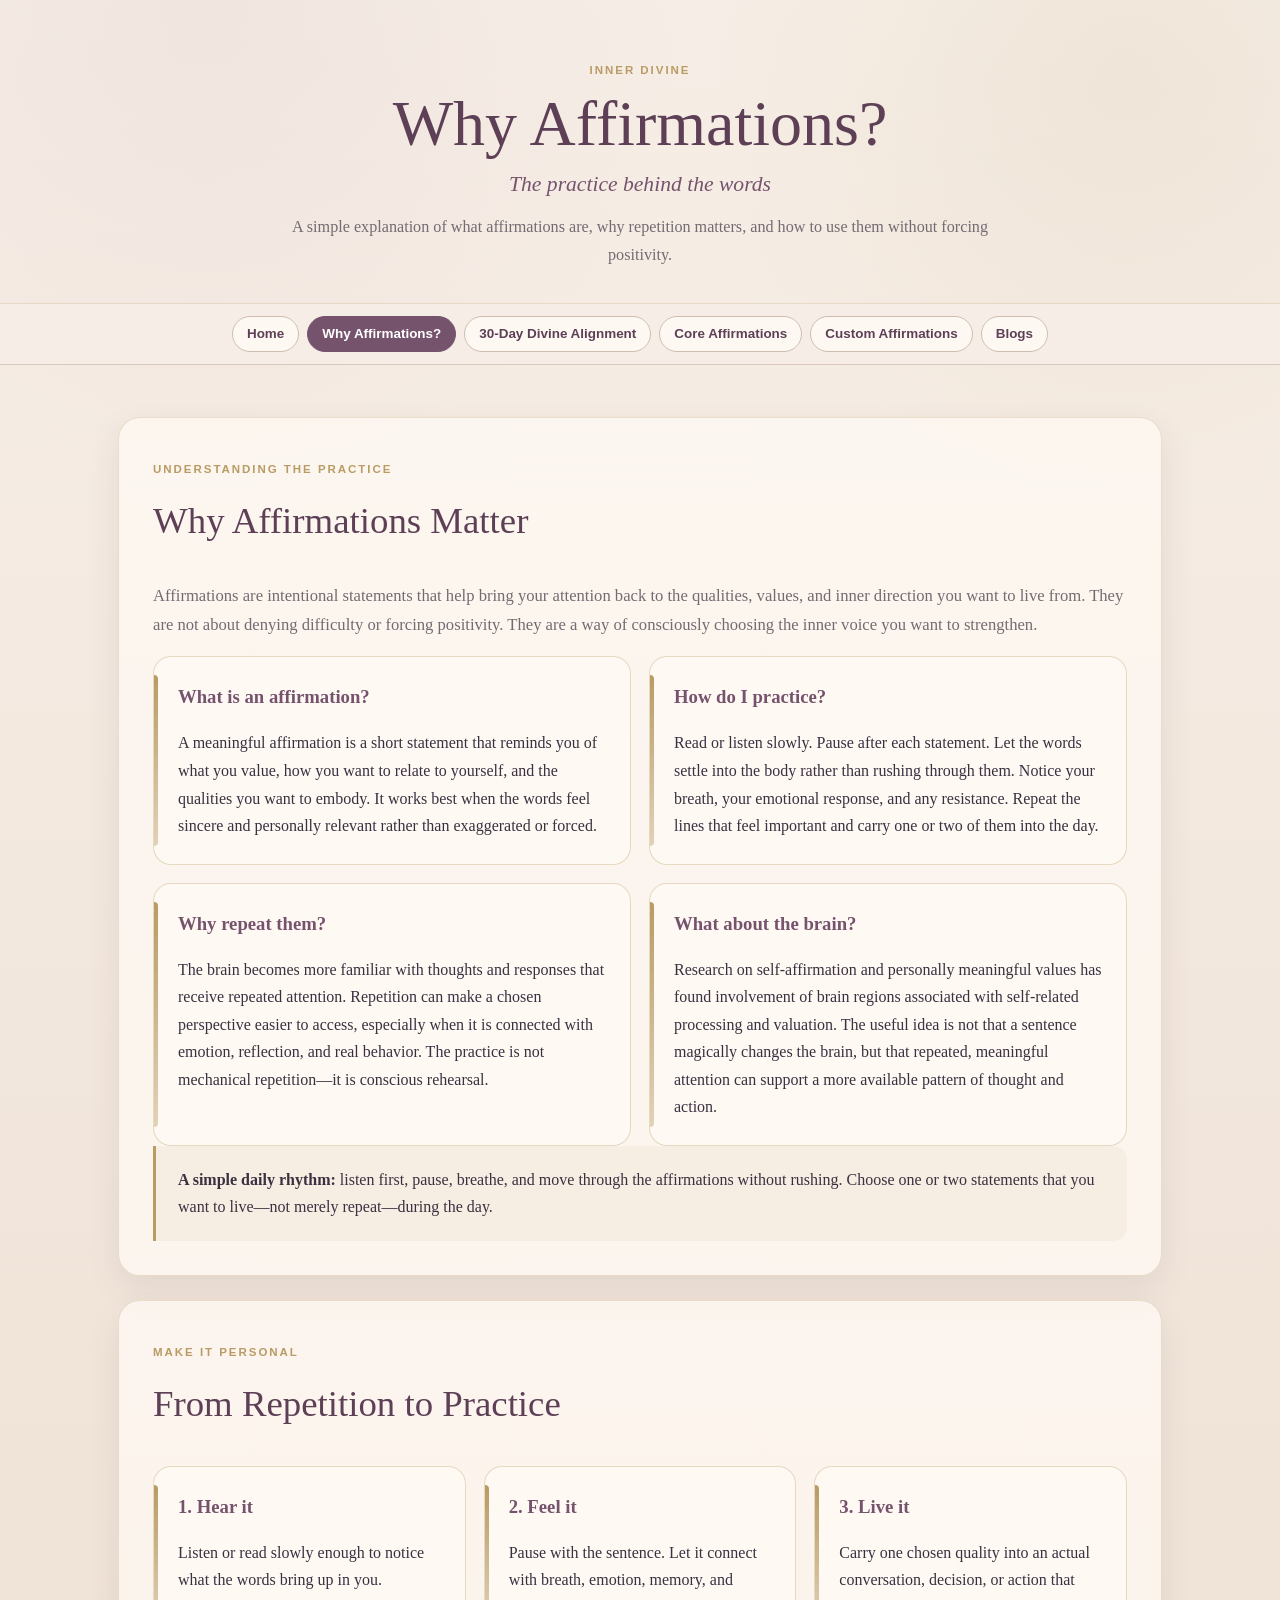
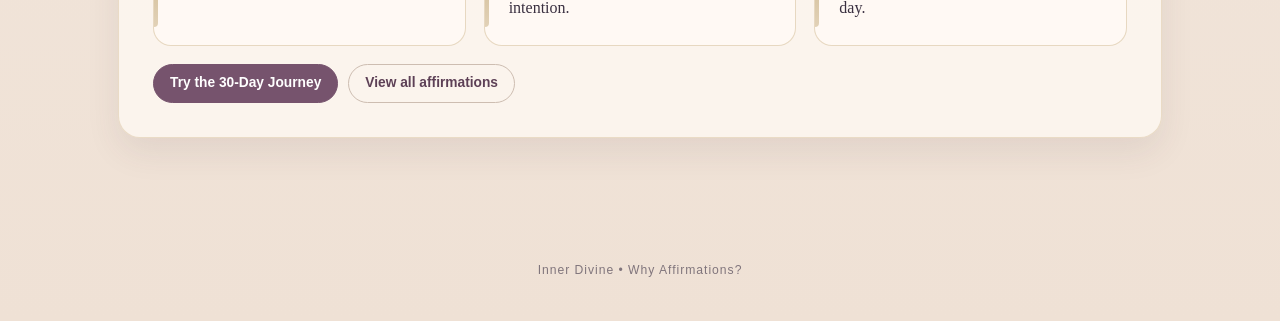
<file: why-affirmations.html>
<!DOCTYPE html>
<html lang="en"><head>
<meta charset="utf-8"><meta name="viewport" content="width=device-width,initial-scale=1">
<meta name="description" content="Why affirmations can be useful, and how to practice them meaningfully.">
<title>Why Affirmations? | Inner Divine</title>
<link rel="stylesheet" href="styles.css">
</head><body>
<header class="hero"><p class="eyebrow">Inner Divine</p><h1>Why Affirmations?</h1><p class="theme-line">The practice behind the words</p><p class="subtitle">A simple explanation of what affirmations are, why repetition matters, and how to use them without forcing positivity.</p></header>
<nav class="site-nav" aria-label="Main navigation">
<a href="index.html">Home</a>
<a href="why-affirmations.html" class="active">Why Affirmations?</a>
<a href="journey.html">30-Day Divine Alignment</a>
<a href="affirmations.html">Core Affirmations</a>
<a href="custom-affirmations.html">Custom Affirmations</a>
<a href="blogs.html">Blogs</a>
</nav>
<main>
<section class="section">
<p class="page-kicker">Understanding the practice</p>
<h2>Why Affirmations Matter</h2>
<p class="intro">Affirmations are intentional statements that help bring your attention back to the qualities, values, and inner direction you want to live from. They are not about denying difficulty or forcing positivity. They are a way of consciously choosing the inner voice you want to strengthen.</p>
<div class="theory-grid">
<article class="card"><h3>What is an affirmation?</h3><p>A meaningful affirmation is a short statement that reminds you of what you value, how you want to relate to yourself, and the qualities you want to embody. It works best when the words feel sincere and personally relevant rather than exaggerated or forced.</p></article>
<article class="card"><h3>How do I practice?</h3><p>Read or listen slowly. Pause after each statement. Let the words settle into the body rather than rushing through them. Notice your breath, your emotional response, and any resistance. Repeat the lines that feel important and carry one or two of them into the day.</p></article>
<article class="card"><h3>Why repeat them?</h3><p>The brain becomes more familiar with thoughts and responses that receive repeated attention. Repetition can make a chosen perspective easier to access, especially when it is connected with emotion, reflection, and real behavior. The practice is not mechanical repetition—it is conscious rehearsal.</p></article>
<article class="card"><h3>What about the brain?</h3><p>Research on self-affirmation and personally meaningful values has found involvement of brain regions associated with self-related processing and valuation. The useful idea is not that a sentence magically changes the brain, but that repeated, meaningful attention can support a more available pattern of thought and action.</p></article>
</div>
<div class="callout"><strong>A simple daily rhythm:</strong> listen first, pause, breathe, and move through the affirmations without rushing. Choose one or two statements that you want to live—not merely repeat—during the day.</div>
</section>

<section class="section">
<p class="page-kicker">Make it personal</p>
<h2>From Repetition to Practice</h2>
<div class="grid-3">
<article class="card"><h3>1. Hear it</h3><p>Listen or read slowly enough to notice what the words bring up in you.</p></article>
<article class="card"><h3>2. Feel it</h3><p>Pause with the sentence. Let it connect with breath, emotion, memory, and intention.</p></article>
<article class="card"><h3>3. Live it</h3><p>Carry one chosen quality into an actual conversation, decision, or action that day.</p></article>
</div>
<div class="journey-actions"><a class="primary-btn" href="journey.html">Try the 30-Day Journey</a><a class="secondary-btn" href="affirmations.html">View all affirmations</a></div>
</section>
</main>
<footer class="footer">Inner Divine • Why Affirmations?</footer>
</body></html>
</file>
<file: styles.css>
:root{
--ink:#3a3040;--muted:#746b72;--plum:#76536d;--plum-deep:#5d4056;--rose:#caa7b4;--gold:#b99b63;
--paper:#f6eee6;--paper-deep:#efe1d5;--cream:#fffaf5;--line:#d9c9bd;--shadow:rgba(80,58,72,.09);
--green:#667b69;--green-soft:#e6ece5
}
*{box-sizing:border-box}html{scroll-behavior:smooth}
body{margin:0;color:var(--ink);font-family:Georgia,"Times New Roman",serif;line-height:1.72;background:radial-gradient(circle at 16% 0%,rgba(202,167,180,.13),transparent 30rem),radial-gradient(circle at 88% 4%,rgba(185,155,99,.10),transparent 26rem),linear-gradient(180deg,var(--paper),var(--paper-deep));min-height:100vh}
a{color:inherit}.hero{padding:52px 20px 34px;text-align:center;border-bottom:1px solid rgba(185,155,99,.22)}
.eyebrow,.page-kicker{color:var(--gold);font:700 .72rem/1.2 Arial,Helvetica,sans-serif;letter-spacing:.17em;text-transform:uppercase}
.hero h1{margin:10px auto 8px;max-width:900px;color:var(--plum-deep);font-size:clamp(2.3rem,5vw,4rem);line-height:1.08;font-weight:500}
.theme-line{max-width:760px;margin:0 auto 10px;color:var(--plum);font-size:clamp(1rem,2vw,1.35rem);font-style:italic}
.subtitle{max-width:760px;margin:0 auto;color:var(--muted);font-size:1.01rem}
.site-nav{position:sticky;top:0;z-index:30;display:flex;gap:8px;justify-content:center;flex-wrap:wrap;padding:12px 14px;background:rgba(246,238,230,.96);backdrop-filter:blur(12px);border-bottom:1px solid var(--line)}
.site-nav a{padding:9px 14px;border:1px solid #cdbdb1;border-radius:999px;background:rgba(255,250,245,.86);color:var(--plum-deep);text-decoration:none;font:700 .84rem/1.2 Arial,Helvetica,sans-serif}
.site-nav a:hover,.site-nav a.active{background:var(--plum);border-color:var(--plum);color:#fff}
main{max-width:1080px;margin:0 auto;padding:28px 18px 72px}.section{margin:24px 0;padding:34px;border:1px solid rgba(185,155,99,.28);border-radius:22px;background:rgba(255,250,245,.74);box-shadow:0 14px 34px var(--shadow)}
.section h2{margin-top:0;color:var(--plum-deep);font-size:clamp(1.7rem,3vw,2.3rem);font-weight:500}.section h3{color:var(--plum);font-weight:600}.intro{color:var(--muted);font-size:1.04rem}
.grid-2{display:grid;grid-template-columns:repeat(2,minmax(0,1fr));gap:18px}.grid-3{display:grid;grid-template-columns:repeat(3,minmax(0,1fr));gap:18px}
.card{padding:24px;border:1px solid rgba(118,83,109,.14);border-radius:18px;background:rgba(255,250,245,.86)}
.card h3{margin:0 0 8px}.card p:last-child{margin-bottom:0}
.link-btn,.primary-btn,.secondary-btn{display:inline-block;padding:10px 16px;border-radius:999px;text-decoration:none;font:700 .86rem/1.2 Arial,Helvetica,sans-serif;cursor:pointer}
.link-btn,.primary-btn{background:var(--plum);color:#fff;border:1px solid var(--plum)}.secondary-btn{background:transparent;color:var(--plum-deep);border:1px solid #cdbdb1}
.secondary-tabs{display:flex;gap:8px;overflow-x:auto;padding:6px 0 14px;scrollbar-width:thin}.secondary-tabs a{white-space:nowrap;padding:8px 12px;border-radius:999px;border:1px solid var(--line);background:#fffaf5;text-decoration:none;font:700 .78rem/1.2 Arial,Helvetica,sans-serif;color:var(--plum-deep)}
.core-number{display:inline-flex;width:32px;height:32px;align-items:center;justify-content:center;border-radius:50%;background:rgba(185,155,99,.14);color:var(--gold);font:700 .78rem Arial}
.category{margin-top:28px}.category-title{display:flex;align-items:center;gap:10px;margin-bottom:12px}.category-title h3{margin:0;color:var(--plum-deep)}
.audio-card{padding:20px;border:1px solid var(--line);border-radius:18px;background:rgba(255,250,245,.8)}audio{width:100%}.audio-note{color:var(--muted)}
.video-card{padding:16px;border:1px solid rgba(118,83,109,.18);border-radius:18px;background:rgba(255,250,245,.76)}.video-card video{display:block;width:100%;border-radius:12px;background:#171217}
.journey-top{display:grid;grid-template-columns:1.15fr .85fr;gap:22px;align-items:start}.today-panel{padding:28px;border:1px solid rgba(118,83,109,.16);border-radius:22px;background:#fffaf5}.day-label{font:700 .76rem Arial;color:var(--gold);letter-spacing:.14em;text-transform:uppercase}.today-panel h2{font-size:clamp(1.8rem,3.5vw,2.8rem);margin:8px 0 12px}
.daily-affirmation{font-size:1.2rem;line-height:1.6;color:var(--plum-deep)}.ritual{display:grid;grid-template-columns:repeat(3,minmax(0,1fr));gap:12px;margin-top:18px}.ritual div{padding:14px;border-radius:14px;background:rgba(118,83,109,.05);border:1px solid rgba(118,83,109,.1)}
.video-placeholder{aspect-ratio:16/9;border-radius:18px;background:linear-gradient(135deg,#6d5568,#9b7b8c);display:grid;place-items:center;text-align:center;color:#fffaf5;padding:24px;min-height:240px}.video-placeholder strong{display:block;font-size:1.35rem}.video-placeholder span{display:block;margin-top:8px;font-family:Arial;font-size:.84rem;opacity:.85}
.progress-wrap{margin-top:28px}.progress-bar{height:10px;border-radius:999px;background:rgba(118,83,109,.11);overflow:hidden}.progress-fill{height:100%;width:0;background:linear-gradient(90deg,var(--gold),var(--plum));transition:width .25s ease}
.day-grid{display:grid;grid-template-columns:repeat(6,minmax(0,1fr));gap:10px;margin-top:18px}.day-btn{min-height:72px;padding:10px;border-radius:14px;border:1px solid var(--line);background:#fffaf5;color:var(--ink);cursor:pointer;text-align:left}.day-btn small{display:block;color:var(--muted);margin-top:3px}.day-btn.current{outline:2px solid var(--gold);background:#fff7e8}.day-btn.done{background:var(--green-soft);border-color:#b8c7b8}.day-btn.done::after{content:" ✓";color:var(--green);font-weight:700}
.journey-actions{display:flex;gap:10px;flex-wrap:wrap;margin-top:18px}.privacy-note{margin-top:12px;color:var(--muted);font-size:.9rem}
.theory-grid{display:grid;grid-template-columns:repeat(2,minmax(0,1fr));gap:18px}.theory-grid .card{min-height:100%}.callout{padding:20px 22px;border-left:3px solid var(--gold);background:rgba(185,155,99,.08);border-radius:0 14px 14px 0}
.footer{padding:28px 20px 42px;text-align:center;color:#80757c;font:400 .76rem/1.4 Arial,Helvetica,sans-serif;letter-spacing:.08em}
@media(max-width:820px){.journey-top,.grid-3,.theory-grid{grid-template-columns:1fr}.day-grid{grid-template-columns:repeat(4,minmax(0,1fr))}.ritual{grid-template-columns:1fr}}
@media(max-width:620px){.hero{padding:42px 16px 28px}.hero h1{font-size:2.35rem}main{padding:16px 12px 48px}.section{padding:22px}.grid-2{grid-template-columns:1fr}.day-grid{grid-template-columns:repeat(3,minmax(0,1fr))}.site-nav{justify-content:flex-start;overflow-x:auto;flex-wrap:nowrap}.site-nav a{white-space:nowrap}}

/* 30-day Inner Divine experience */
.journey-summary{display:flex;gap:24px;align-items:end;justify-content:space-between}.stats-row{display:grid;grid-template-columns:repeat(3,minmax(100px,1fr));gap:10px}.stat-card{padding:16px 14px;border:1px solid var(--line);border-radius:16px;background:#fffaf5;text-align:center}.stat-card strong{display:block;color:var(--plum-deep);font-size:1.7rem;line-height:1.1}.stat-card span{display:block;margin-top:5px;color:var(--muted);font:700 .72rem/1.2 Arial,Helvetica,sans-serif;text-transform:uppercase;letter-spacing:.06em}
.source-note{margin:-4px 0 12px;color:var(--gold);font:700 .75rem/1.3 Arial,Helvetica,sans-serif;letter-spacing:.04em}.reflection-card{margin-top:16px;padding:20px;border:1px solid var(--line);border-radius:18px;background:rgba(255,250,245,.78)}.reflection-card label{display:block;margin-bottom:8px;color:var(--plum-deep);font-weight:600}.reflection-card textarea{width:100%;resize:vertical;padding:12px 13px;border:1px solid #cdbdb1;border-radius:12px;background:#fffdf9;color:var(--ink);font:inherit}.save-status{margin-left:10px;color:var(--green);font:700 .8rem Arial}.video-caption{margin:9px 4px 0;color:var(--muted);font-size:.85rem}.primary-btn,.secondary-btn{font-family:Arial,Helvetica,sans-serif}.primary-btn.completed{background:var(--green);border-color:var(--green)}.danger-soft{color:#7b5555;border-color:#d9bcbc}.theme-dot{display:inline-grid;place-items:center;width:28px;height:28px;border-radius:50%;background:rgba(185,155,99,.13);color:var(--gold)}.category .grid-2{margin-top:12px}
@media(max-width:820px){.journey-summary{display:block}.stats-row{margin-top:18px}}@media(max-width:520px){.stats-row{grid-template-columns:repeat(3,1fr)}.stat-card{padding:12px 7px}.stat-card strong{font-size:1.35rem}.stat-card span{font-size:.62rem}}

/* Dedicated affirmation words space for each day */
.day-words-panel{
  margin:18px 0 22px;
  padding:26px 28px;
  min-height:210px;
  display:flex;
  flex-direction:column;
  justify-content:center;
  border:1px solid rgba(185,155,99,.34);
  border-radius:20px;
  background:
    radial-gradient(circle at 100% 0%,rgba(185,155,99,.10),transparent 12rem),
    linear-gradient(145deg,rgba(255,253,248,.98),rgba(248,240,233,.94));
  box-shadow:inset 0 0 0 1px rgba(255,255,255,.55);
}
.words-kicker{
  margin:0 0 10px;
  color:var(--gold);
  font:700 .72rem/1.2 Arial,Helvetica,sans-serif;
  letter-spacing:.16em;
  text-transform:uppercase;
}
.day-words-panel .daily-affirmation{
  margin:0;
  padding:0;
  border:0;
  color:var(--plum-deep);
  font-size:clamp(1.3rem,2.5vw,1.72rem);
  line-height:1.58;
  font-style:normal;
}
.words-note{
  margin:14px 0 0;
  color:var(--muted);
  font-size:.9rem;
  font-style:italic;
}
@media(max-width:620px){
  .day-words-panel{min-height:0;padding:22px 20px}
  .day-words-panel .daily-affirmation{font-size:1.22rem}
}

/* Compact left-side journey navigator */
.journey-workspace{padding:24px}
.journey-layout{
  display:grid;
  grid-template-columns:220px minmax(0,1fr);
  gap:24px;
  align-items:start;
}
.journey-sidebar{
  position:sticky;
  top:78px;
  max-height:calc(100vh - 96px);
  overflow:auto;
  padding:18px;
  border:1px solid rgba(118,83,109,.14);
  border-radius:18px;
  background:rgba(255,250,245,.88);
}
.journey-sidebar-head h2{
  margin:4px 0 4px;
  font-size:1.28rem;
}
.sidebar-intro{
  margin:0 0 12px;
  color:var(--muted);
  font-size:.86rem;
}
.compact-day-grid{
  display:grid;
  grid-template-columns:repeat(3,minmax(0,1fr));
  gap:7px;
  margin-top:0;
}
.compact-day-grid .day-btn{
  min-height:44px;
  padding:7px 5px;
  text-align:center;
  border-radius:10px;
  font-family:Arial,Helvetica,sans-serif;
}
.compact-day-grid .day-btn strong{
  display:block;
  font-size:.76rem;
  line-height:1.1;
}
.compact-day-grid .day-btn small{display:none}
.compact-day-grid .day-btn.done::after{
  display:block;
  margin-top:2px;
  font-size:.68rem;
}
.reset-compact{
  width:100%;
  margin-top:14px;
  padding:8px 10px;
  font-size:.72rem;
}
.journey-main{min-width:0}
.journey-main .journey-top{margin:0}
@media(max-width:900px){
  .journey-layout{grid-template-columns:1fr}
  .journey-sidebar{
    position:static;
    max-height:none;
    overflow:visible;
  }
  .compact-day-grid{grid-template-columns:repeat(10,minmax(0,1fr))}
  .reset-compact{width:auto}
}
@media(max-width:620px){
  .journey-workspace{padding:18px}
  .journey-sidebar{padding:14px}
  .compact-day-grid{grid-template-columns:repeat(6,minmax(0,1fr));gap:6px}
  .compact-day-grid .day-btn{min-height:40px}
}

/* Hard override: 30-Day Divine Alignment left rail */
.journey-workspace{padding:22px!important}
.journey-layout{
  display:grid!important;
  grid-template-columns:190px minmax(0,1fr)!important;
  gap:22px!important;
  align-items:start!important;
}
.journey-sidebar{
  position:sticky!important;
  top:76px!important;
  align-self:start!important;
  max-height:calc(100vh - 92px)!important;
  overflow-y:auto!important;
  padding:16px!important;
  border:1px solid rgba(118,83,109,.18)!important;
  border-radius:18px!important;
  background:rgba(255,250,245,.96)!important;
  box-shadow:0 10px 24px rgba(80,58,72,.08)!important;
}
.journey-sidebar-head h2{
  font-size:1.35rem!important;
  margin:2px 0 2px!important;
  line-height:1.2!important;
}
.sidebar-intro{
  font-size:.92rem!important;
  margin:0 0 12px!important;
}
.compact-day-grid{
  display:grid!important;
  grid-template-columns:repeat(2,minmax(0,1fr))!important;
  gap:8px!important;
  margin:0!important;
}
.compact-day-grid .day-btn{
  min-height:54px!important;
  padding:8px 6px!important;
  border-radius:11px!important;
  text-align:center!important;
}
.compact-day-grid .day-btn strong{
  display:block!important;
  font-size:.92rem!important;
  line-height:1.15!important;
  font-weight:700!important;
}
.compact-day-grid .day-btn small{
  display:none!important;
}
.compact-day-grid .day-btn.done::after{
  display:block!important;
  margin-top:3px!important;
  font-size:.78rem!important;
}
.journey-main{min-width:0!important}
.journey-main .journey-top{
  display:grid!important;
  grid-template-columns:minmax(0,1.2fr) minmax(300px,.8fr)!important;
  gap:22px!important;
  align-items:start!important;
}
.today-panel{padding:30px!important}
.day-label{
  font-size:.9rem!important;
  letter-spacing:.12em!important;
}
.day-words-panel .daily-affirmation{
  font-size:clamp(1.45rem,2.2vw,1.85rem)!important;
  line-height:1.55!important;
}
@media(max-width:900px){
  .journey-layout{grid-template-columns:1fr!important}
  .journey-sidebar{position:static!important;max-height:none!important}
  .compact-day-grid{grid-template-columns:repeat(6,minmax(0,1fr))!important}
  .journey-main .journey-top{grid-template-columns:1fr!important}
}
@media(max-width:620px){
  .compact-day-grid{grid-template-columns:repeat(5,minmax(0,1fr))!important}
  .compact-day-grid .day-btn strong{font-size:.84rem!important}
  .today-panel{padding:22px!important}
}

/* Spacious 30-Day Divine Alignment layout */
.spacious-workspace{padding:24px!important}
.journey-shell{
  display:grid!important;
  grid-template-columns:136px minmax(0,1fr)!important;
  gap:28px!important;
  align-items:start!important;
}
.day-rail{
  position:sticky;
  top:76px;
  align-self:start;
  padding:14px 10px;
  border:1px solid rgba(118,83,109,.14);
  border-radius:18px;
  background:rgba(255,250,245,.9);
}
.rail-kicker{
  margin:0 0 10px;
  text-align:center;
  color:var(--gold);
  font:700 .72rem/1.2 Arial,Helvetica,sans-serif;
  letter-spacing:.14em;
  text-transform:uppercase;
}
.rail-day-grid{
  display:grid!important;
  grid-template-columns:repeat(3,1fr)!important;
  gap:6px!important;
  margin:0!important;
}
.rail-day-grid .day-btn{
  min-height:36px!important;
  padding:5px 2px!important;
  text-align:center!important;
  border-radius:9px!important;
}
.rail-day-grid .day-btn strong{
  display:block!important;
  font-size:.76rem!important;
  line-height:1!important;
}
.rail-day-grid .day-btn small{display:none!important}
.rail-day-grid .day-btn.done::after{
  display:block!important;
  margin-top:1px!important;
  font-size:.62rem!important;
}
.rail-reset{
  width:100%;
  margin-top:10px;
  padding:7px 8px!important;
  font-size:.7rem!important;
}
.practice-area{min-width:0}
.practice-heading{
  display:flex;
  justify-content:space-between;
  gap:24px;
  align-items:flex-start;
  margin-bottom:18px;
}
.practice-heading h2{
  margin:4px 0 4px!important;
  font-size:clamp(2rem,3vw,3rem)!important;
}
.heading-actions{
  margin-top:0!important;
  justify-content:flex-end;
}
.practice-grid{
  display:grid;
  grid-template-columns:minmax(0,1.05fr) minmax(0,.95fr);
  gap:26px;
  align-items:start;
}
.media-column .video-card{margin-top:0!important}
.media-column .video-placeholder{
  min-height:360px!important;
  height:100%;
}
.spacious-words{
  margin:0!important;
  min-height:360px!important;
  padding:30px 32px!important;
}
.spacious-words .daily-affirmation{
  font-size:clamp(1.35rem,1.8vw,1.75rem)!important;
  line-height:1.58!important;
}
.compact-ritual{
  grid-template-columns:1fr!important;
  gap:8px!important;
  margin-top:14px!important;
}
.compact-ritual div{
  padding:11px 13px!important;
}
.reflection-wide{
  margin-top:26px!important;
  padding:24px!important;
}
.reflection-wide textarea{
  min-height:120px;
}
.reflection-actions{
  display:flex;
  align-items:center;
  gap:10px;
  margin-top:10px;
}
@media(max-width:980px){
  .journey-shell{grid-template-columns:112px minmax(0,1fr)!important;gap:20px!important}
  .practice-grid{grid-template-columns:1fr!important}
  .media-column .video-placeholder,.spacious-words{min-height:280px!important}
}
@media(max-width:860px){
  .journey-shell{grid-template-columns:1fr!important}
  .day-rail{position:static}
  .rail-day-grid{grid-template-columns:repeat(10,1fr)!important}
  .rail-reset{width:auto}
  .practice-heading{display:block}
  .heading-actions{justify-content:flex-start;margin-top:14px!important}
}
@media(max-width:620px){
  .spacious-workspace{padding:18px!important}
  .rail-day-grid{grid-template-columns:repeat(6,1fr)!important}
  .practice-grid{gap:18px}
  .spacious-words{padding:22px 20px!important;min-height:0!important}
  .media-column .video-placeholder{min-height:220px!important}
  .practice-heading h2{font-size:2rem!important}
}

/* Final compact desktop layout: video + words together, less scrolling */
.journey-page .hero{
  padding:26px 20px 20px!important;
}
.journey-page .hero h1{
  font-size:clamp(2rem,3.6vw,3.15rem)!important;
  margin:6px auto 5px!important;
}
.journey-page .hero .theme-line{
  margin-bottom:5px!important;
  font-size:1.05rem!important;
}
.journey-page .hero .subtitle{
  font-size:.9rem!important;
}
.journey-page main{
  max-width:1460px!important;
  padding:14px 20px 44px!important;
}
.journey-page .section{
  margin:14px 0!important;
}
.journey-page .summary-section{
  padding:15px 20px!important;
}
.journey-page .summary-section h2{
  font-size:1.55rem!important;
  margin:0 0 3px!important;
}
.journey-page .summary-section .page-kicker{
  margin-bottom:3px!important;
}
.journey-page .summary-section .intro{
  margin:0!important;
  font-size:.88rem!important;
}
.journey-page .journey-summary{
  align-items:center!important;
}
.journey-page .stats-row{
  grid-template-columns:repeat(3,110px)!important;
  gap:8px!important;
}
.journey-page .stat-card{
  padding:9px 8px!important;
}
.journey-page .stat-card strong{
  font-size:1.35rem!important;
}
.journey-page .stat-card span{
  font-size:.62rem!important;
}
.journey-page .progress-wrap{
  margin-top:10px!important;
}
.journey-page .spacious-workspace{
  padding:18px!important;
}
.journey-page .journey-shell{
  grid-template-columns:108px minmax(0,1fr)!important;
  gap:20px!important;
}
.journey-page .day-rail{
  padding:12px 8px!important;
  top:68px!important;
}
.journey-page .rail-day-grid{
  grid-template-columns:repeat(3,1fr)!important;
  gap:5px!important;
}
.journey-page .rail-day-grid .day-btn{
  min-height:34px!important;
  padding:4px 2px!important;
}
.journey-page .rail-day-grid .day-btn strong{
  font-size:.78rem!important;
}
.journey-page .practice-heading{
  margin-bottom:12px!important;
  align-items:center!important;
}
.journey-page .practice-heading h2{
  font-size:clamp(1.7rem,2.4vw,2.45rem)!important;
  margin:2px 0!important;
}
.journey-page .source-note{
  margin:0!important;
}
.journey-page .heading-actions{
  gap:7px!important;
}
.journey-page .heading-actions .primary-btn,
.journey-page .heading-actions .secondary-btn{
  padding:8px 12px!important;
  font-size:.78rem!important;
}
.journey-page .practice-grid{
  grid-template-columns:minmax(0,1fr) minmax(0,1fr)!important;
  gap:18px!important;
  align-items:stretch!important;
}
.journey-page .media-column,
.journey-page .words-column{
  min-width:0!important;
}
.journey-page .media-column .video-placeholder{
  min-height:310px!important;
  height:310px!important;
}
.journey-page .media-column .video-card{
  height:100%!important;
}
.journey-page .media-column .video-card video{
  width:100%!important;
  max-height:310px!important;
  object-fit:contain!important;
}
.journey-page .spacious-words{
  min-height:310px!important;
  padding:24px 26px!important;
}
.journey-page .spacious-words .daily-affirmation{
  font-size:clamp(1.2rem,1.45vw,1.55rem)!important;
  line-height:1.5!important;
}
.journey-page .compact-ritual{
  grid-template-columns:repeat(3,minmax(0,1fr))!important;
  gap:7px!important;
  margin-top:10px!important;
}
.journey-page .compact-ritual div{
  padding:8px 9px!important;
  font-size:.78rem!important;
}
.journey-page .reflection-wide{
  margin-top:16px!important;
  padding:16px 18px!important;
}
.journey-page .reflection-wide .page-kicker{
  margin-bottom:4px!important;
}
.journey-page .reflection-wide label{
  margin-bottom:6px!important;
}
.journey-page .reflection-wide textarea{
  min-height:70px!important;
  max-height:110px!important;
}
.journey-page .privacy-note{
  margin-top:8px!important;
  font-size:.78rem!important;
}
@media(max-width:760px){
  .journey-page .journey-shell{grid-template-columns:1fr!important}
  .journey-page .day-rail{position:static!important}
  .journey-page .rail-day-grid{grid-template-columns:repeat(10,1fr)!important}
  .journey-page .practice-heading{display:block!important}
  .journey-page .heading-actions{justify-content:flex-start!important;margin-top:10px!important}
  .journey-page .practice-grid{grid-template-columns:1fr!important}
  .journey-page .media-column .video-placeholder{height:auto!important;min-height:220px!important}
  .journey-page .spacious-words{min-height:0!important}
  .journey-page .compact-ritual{grid-template-columns:1fr!important}
}
@media(max-width:520px){
  .journey-page .rail-day-grid{grid-template-columns:repeat(6,1fr)!important}
  .journey-page .stats-row{grid-template-columns:repeat(3,1fr)!important}
}

/* Restore readable titles in compact 30-day navigator */
.journey-page .journey-shell{
  grid-template-columns:215px minmax(0,1fr)!important;
}
.journey-page .day-rail{
  max-height:calc(100vh - 92px)!important;
  overflow-y:auto!important;
  padding:10px!important;
}
.journey-page .rail-day-grid{
  display:grid!important;
  grid-template-columns:1fr!important;
  gap:5px!important;
}
.journey-page .rail-day-grid .day-btn{
  min-height:38px!important;
  height:auto!important;
  padding:6px 8px!important;
  display:grid!important;
  grid-template-columns:30px minmax(0,1fr)!important;
  align-items:center!important;
  gap:7px!important;
  text-align:left!important;
  border-radius:9px!important;
}
.journey-page .rail-day-grid .day-num{
  display:inline-flex!important;
  align-items:center!important;
  justify-content:center!important;
  width:30px!important;
  height:26px!important;
  border-radius:7px!important;
  background:rgba(185,155,99,.11)!important;
  color:var(--plum-deep)!important;
  font:700 .78rem/1 Arial,Helvetica,sans-serif!important;
}
.journey-page .rail-day-grid .day-title{
  display:block!important;
  color:var(--ink)!important;
  font:600 .76rem/1.15 Arial,Helvetica,sans-serif!important;
  white-space:normal!important;
}
.journey-page .rail-day-grid .day-btn.current .day-num{
  background:rgba(185,155,99,.22)!important;
}
.journey-page .rail-day-grid .day-btn.done::after{
  display:none!important;
}
@media(max-width:900px){
  .journey-page .journey-shell{grid-template-columns:1fr!important}
  .journey-page .day-rail{max-height:none!important;overflow:visible!important}
  .journey-page .rail-day-grid{grid-template-columns:repeat(3,minmax(0,1fr))!important}
  .journey-page .rail-day-grid .day-btn{
    grid-template-columns:28px minmax(0,1fr)!important;
  }
}
@media(max-width:620px){
  .journey-page .rail-day-grid{grid-template-columns:1fr 1fr!important}
}

/* 2-minute meditation step */
.journey-page .meditation-card{
  margin-top:10px;
  padding:12px 14px;
  display:grid;
  grid-template-columns:minmax(0,1fr) auto;
  gap:14px;
  align-items:center;
  border:1px solid rgba(185,155,99,.28);
  border-radius:14px;
  background:rgba(185,155,99,.07);
}
.journey-page .meditation-copy p{margin:0}
.journey-page .meditation-prompt{
  color:var(--muted);
  font-size:.88rem;
  line-height:1.45;
}
.journey-page .meditation-timer{
  display:flex;
  align-items:center;
  gap:10px;
  white-space:nowrap;
}
.journey-page .timer-display{
  min-width:52px;
  text-align:center;
  color:var(--plum-deep);
  font:700 1rem/1 Arial,Helvetica,sans-serif;
}
.journey-page .compact-ritual{
  grid-template-columns:repeat(4,minmax(0,1fr))!important;
}
@media(max-width:980px){
  .journey-page .compact-ritual{grid-template-columns:repeat(2,minmax(0,1fr))!important}
}
@media(max-width:760px){
  .journey-page .meditation-card{grid-template-columns:1fr}
  .journey-page .meditation-timer{justify-content:flex-start}
  .journey-page .compact-ritual{grid-template-columns:1fr!important}
}

/* Align meditation beneath video and steps across the full practice */
.journey-page .practice-grid{
  align-items:start!important;
}
.journey-page .media-column,
.journey-page .words-column{
  display:flex!important;
  flex-direction:column!important;
  min-width:0!important;
}
.journey-page .meditation-under-video{
  margin-top:10px!important;
  min-height:0!important;
  grid-template-columns:minmax(0,1fr) auto!important;
}
.journey-page .meditation-under-video .meditation-copy{
  min-width:0!important;
}
.journey-page .meditation-under-video .meditation-prompt{
  margin-top:3px!important;
}
.journey-page .practice-steps{
  grid-template-columns:repeat(4,minmax(0,1fr))!important;
  gap:8px!important;
  margin:10px 0 0!important;
}
.journey-page .practice-steps div{
  min-height:70px!important;
  display:flex!important;
  flex-direction:column!important;
  justify-content:center!important;
}
@media(max-width:980px){
  .journey-page .meditation-under-video{
    grid-template-columns:1fr!important;
  }
  .journey-page .meditation-timer{
    justify-content:flex-start!important;
  }
}
@media(max-width:760px){
  .journey-page .practice-steps{
    grid-template-columns:repeat(2,minmax(0,1fr))!important;
  }
}
@media(max-width:520px){
  .journey-page .practice-steps{
    grid-template-columns:1fr!important;
  }
}

/* Balanced two-column daily practice */
.journey-page .media-column,
.journey-page .words-column{
  display:flex!important;
  flex-direction:column!important;
  min-width:0!important;
}
.journey-page .meditation-under-video{
  margin-top:10px!important;
  grid-template-columns:1fr!important;
  gap:10px!important;
}
.journey-page .meditation-under-video .meditation-timer{
  justify-content:flex-start!important;
}
.journey-page .practice-steps{
  grid-template-columns:repeat(2,minmax(0,1fr))!important;
  gap:8px!important;
  margin-top:10px!important;
}
.journey-page .practice-steps div{
  min-height:82px!important;
  padding:10px 12px!important;
  display:flex!important;
  flex-direction:column!important;
  justify-content:center!important;
}
@media(max-width:760px){
  .journey-page .practice-steps{grid-template-columns:1fr!important}
}

/* Custom affirmations + action-oriented teaching */
.action-flow{
  display:grid;
  grid-template-columns:repeat(3,minmax(0,1fr));
  gap:14px;
  margin:22px 0;
}
.action-flow div{
  padding:18px;
  border:1px solid rgba(118,83,109,.14);
  border-radius:16px;
  background:rgba(255,250,245,.86);
}
.action-flow strong{
  display:block;
  color:var(--plum-deep);
  margin-bottom:5px;
}
.action-flow span{color:var(--muted);font-size:.92rem}
.template-grid{
  display:grid;
  grid-template-columns:repeat(2,minmax(0,1fr));
  gap:16px;
}
.template-card{
  padding:22px;
  border:1px solid rgba(118,83,109,.14);
  border-radius:18px;
  background:rgba(255,250,245,.86);
}
.template-card h3{margin-top:0}
.template-card p{margin:.7em 0}
.application-example{
  display:grid;
  grid-template-columns:minmax(0,.8fr) auto minmax(0,1.15fr) auto minmax(0,1.35fr);
  gap:12px;
  align-items:stretch;
  margin:18px 0;
}
.application-question,.application-result{
  padding:18px;
  border-radius:16px;
  border:1px solid rgba(118,83,109,.14);
  background:#fffaf5;
}
.application-result{
  background:rgba(185,155,99,.09);
  border-color:rgba(185,155,99,.30);
}
.application-question strong,.application-result strong{
  display:block;
  color:var(--gold);
  margin-bottom:6px;
  font:700 .72rem/1.2 Arial,Helvetica,sans-serif;
  letter-spacing:.12em;
  text-transform:uppercase;
}
.application-question p,.application-result p{margin:0}
.application-arrow{
  display:grid;
  place-items:center;
  color:var(--gold);
  font-size:1.4rem;
}
.placeholder-section{
  min-height:360px;
  display:flex;
  flex-direction:column;
  justify-content:center;
}

/* 30-day reset + reshuffle controls */
.rail-actions{
  display:grid;
  grid-template-columns:1fr;
  gap:7px;
  margin-top:10px;
}
.rail-actions .secondary-btn{
  width:100%;
  margin:0!important;
  padding:7px 8px!important;
  font-size:.7rem!important;
}
.rail-shuffle{
  border-color:rgba(185,155,99,.55)!important;
  color:var(--plum-deep)!important;
  background:rgba(185,155,99,.08)!important;
}
@media(max-width:900px){
  .rail-actions{grid-template-columns:auto auto;justify-content:start}
  .rail-actions .secondary-btn{width:auto}
}
@media(max-width:760px){
  .action-flow,.template-grid{grid-template-columns:1fr}
  .application-example{grid-template-columns:1fr}
  .application-arrow{transform:rotate(90deg);min-height:22px}
}

/* PDF-inspired invitation and affirmation boundaries */
.document-boundary{
  position:relative;
  padding:30px;
  border:2px solid rgba(185,155,99,.72);
  border-radius:20px;
  background:
    linear-gradient(#fffaf5,#fffaf5) padding-box,
    linear-gradient(135deg,rgba(185,155,99,.45),rgba(118,83,109,.14)) border-box;
  box-shadow:inset 0 0 0 1px rgba(185,155,99,.22);
}
.document-boundary::before,
.document-boundary::after{
  content:"";
  position:absolute;
  width:30px;height:30px;
  pointer-events:none;
}
.document-boundary::before{
  left:12px;top:12px;
  border-left:2px solid var(--gold);
  border-top:2px solid var(--gold);
}
.document-boundary::after{
  right:12px;bottom:12px;
  border-right:2px solid var(--gold);
  border-bottom:2px solid var(--gold);
}
.document-om{
  text-align:center;
  color:var(--gold);
  font-size:1.7rem;
  margin-bottom:4px;
}
.document-boundary>h2{
  text-align:center;
  margin-bottom:8px!important;
}
.document-invitation{
  margin:0 auto!important;
  max-width:760px!important;
  text-align:center;
  color:var(--muted);
  font-size:1.08rem;
  font-style:italic;
}
.document-divider{
  width:180px;
  height:1px;
  margin:20px auto;
  background:linear-gradient(90deg,transparent,var(--gold),transparent);
}
.core-sync-player{
  min-height:210px;
  display:flex;
  flex-direction:column;
  align-items:center;
  justify-content:center;
  text-align:center;
  padding:24px;
  margin-top:4px;
  border-left:5px solid rgba(185,155,99,.55);
  background:rgba(255,250,245,.74);
  border-radius:14px;
}
.sync-kicker{
  margin:0 0 6px!important;
  color:var(--gold);
  font:700 .72rem/1.2 Arial,Helvetica,sans-serif;
  letter-spacing:.14em;
  text-transform:uppercase;
}
.core-sync-player h3{
  margin:0 0 18px;
  color:var(--plum-deep);
  font-size:1.35rem;
}
.sync-phrase{
  max-width:800px;
  color:var(--plum-deep);
  font-size:clamp(1.35rem,2.3vw,2rem);
  line-height:1.45;
}
.core-audio-card{
  margin-top:16px!important;
}

/* Match the PDF's slim gold marker on the individual affirmation cards. */
.card{
  position:relative;
  overflow:hidden;
  border-color:rgba(185,155,99,.35)!important;
}
.card::before{
  content:"";
  position:absolute;
  left:0;
  top:18px;
  bottom:18px;
  width:4px;
  border-radius:0 4px 4px 0;
  background:linear-gradient(var(--gold),rgba(185,155,99,.42));
}
.card .core-number{
  margin-left:2px;
}
.template-card,
.application-question,
.application-result{
  border-color:rgba(185,155,99,.32)!important;
}

/* 30-day Core mini-video / synchronized audio display */
.daily-core-visual{
  min-height:300px;
  display:flex;
  flex-direction:column;
  justify-content:center;
  text-align:center;
}
.daily-core-visual h3{
  margin:2px 0 24px;
  color:var(--plum-deep);
  font-size:1.35rem;
}
.daily-core-phrase{
  min-height:92px;
  display:grid;
  place-items:center;
  padding:12px 18px;
  color:var(--plum-deep);
  font-size:clamp(1.35rem,2.1vw,1.85rem);
  line-height:1.45;
}
.daily-core-progress-track{
  height:4px;
  margin:20px auto 16px;
  width:min(420px,80%);
  overflow:hidden;
  border-radius:999px;
  background:rgba(118,83,109,.10);
}
.daily-core-progress-track span{
  display:block;
  height:100%;
  width:0;
  background:linear-gradient(90deg,var(--gold),var(--plum));
}
.daily-core-actions{
  display:flex;
  justify-content:center;
}
.custom-day-visual{
  border:1px solid rgba(185,155,99,.28);
  background:linear-gradient(135deg,#7a6275,#9d8592);
}
.journey-page .meditation-copy{
  margin-bottom:0!important;
}
@media(max-width:620px){
  .document-boundary{padding:22px 18px}
  .core-sync-player{padding:18px}
}
</file>
